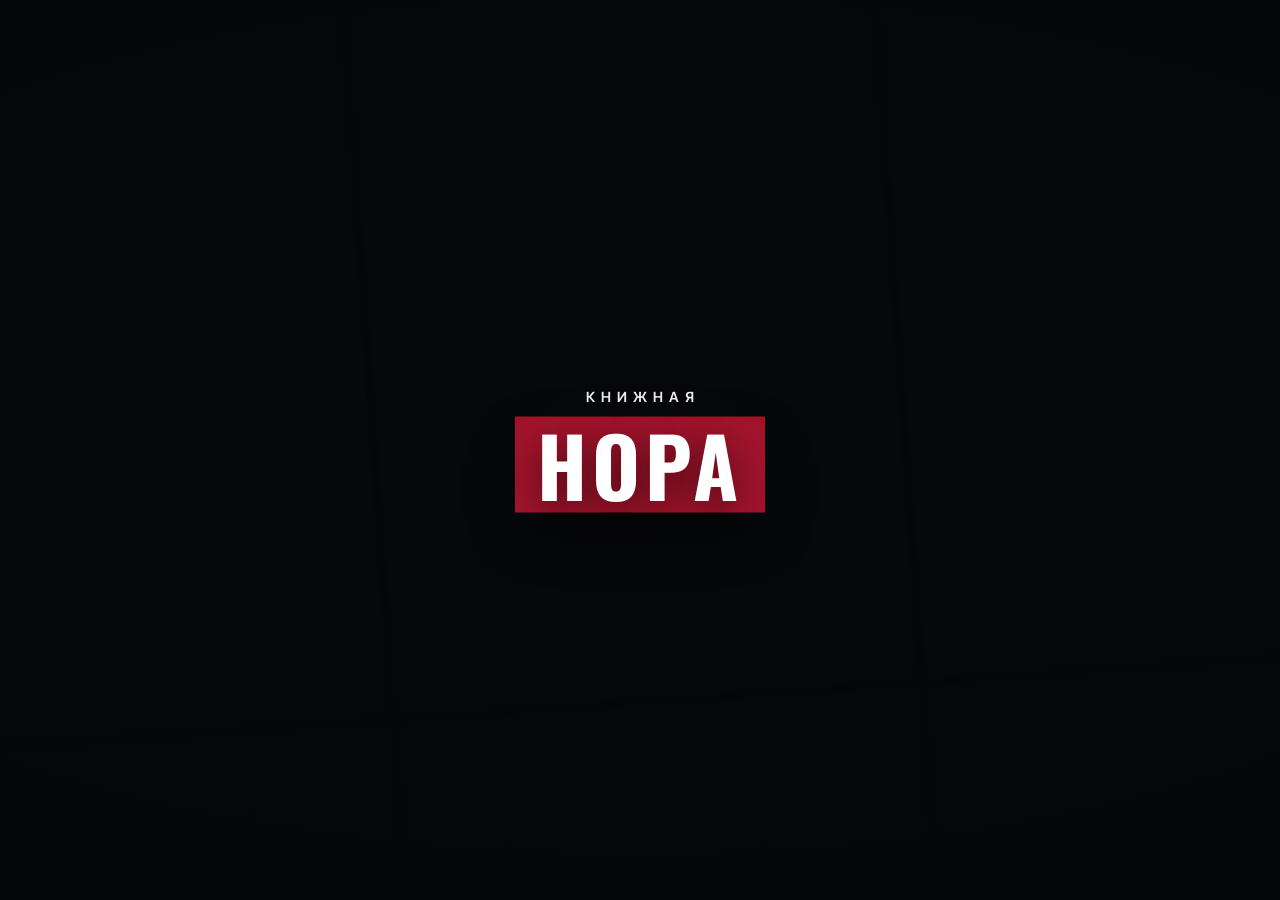
<file: index.html>
<!doctype html><html lang="ru"><head><meta charset="utf-8"><meta name="viewport" content="width=device-width,initial-scale=1,viewport-fit=cover">
<meta http-equiv="Cache-Control" content="no-cache, no-store, must-revalidate"><meta http-equiv="Pragma" content="no-cache"><meta http-equiv="Expires" content="0">
<link rel="manifest" href="manifest.webmanifest"><link rel="apple-touch-icon" href="icons/icon-180.png"><link rel="icon" href="icons/icon-192.png"><meta name="apple-mobile-web-app-capable" content="yes"><meta name="mobile-web-app-capable" content="yes"><meta name="apple-mobile-web-app-status-bar-style" content="black-translucent"><meta name="apple-mobile-web-app-title" content="Моя Нора"><meta name="theme-color" content="#05060A"><title>Моя Нора</title><style>html,body{background:#05060A;margin:0}</style></head><body>
<script>location.replace("app.html?v="+Date.now()+location.hash);</script>
</body></html>
</file>
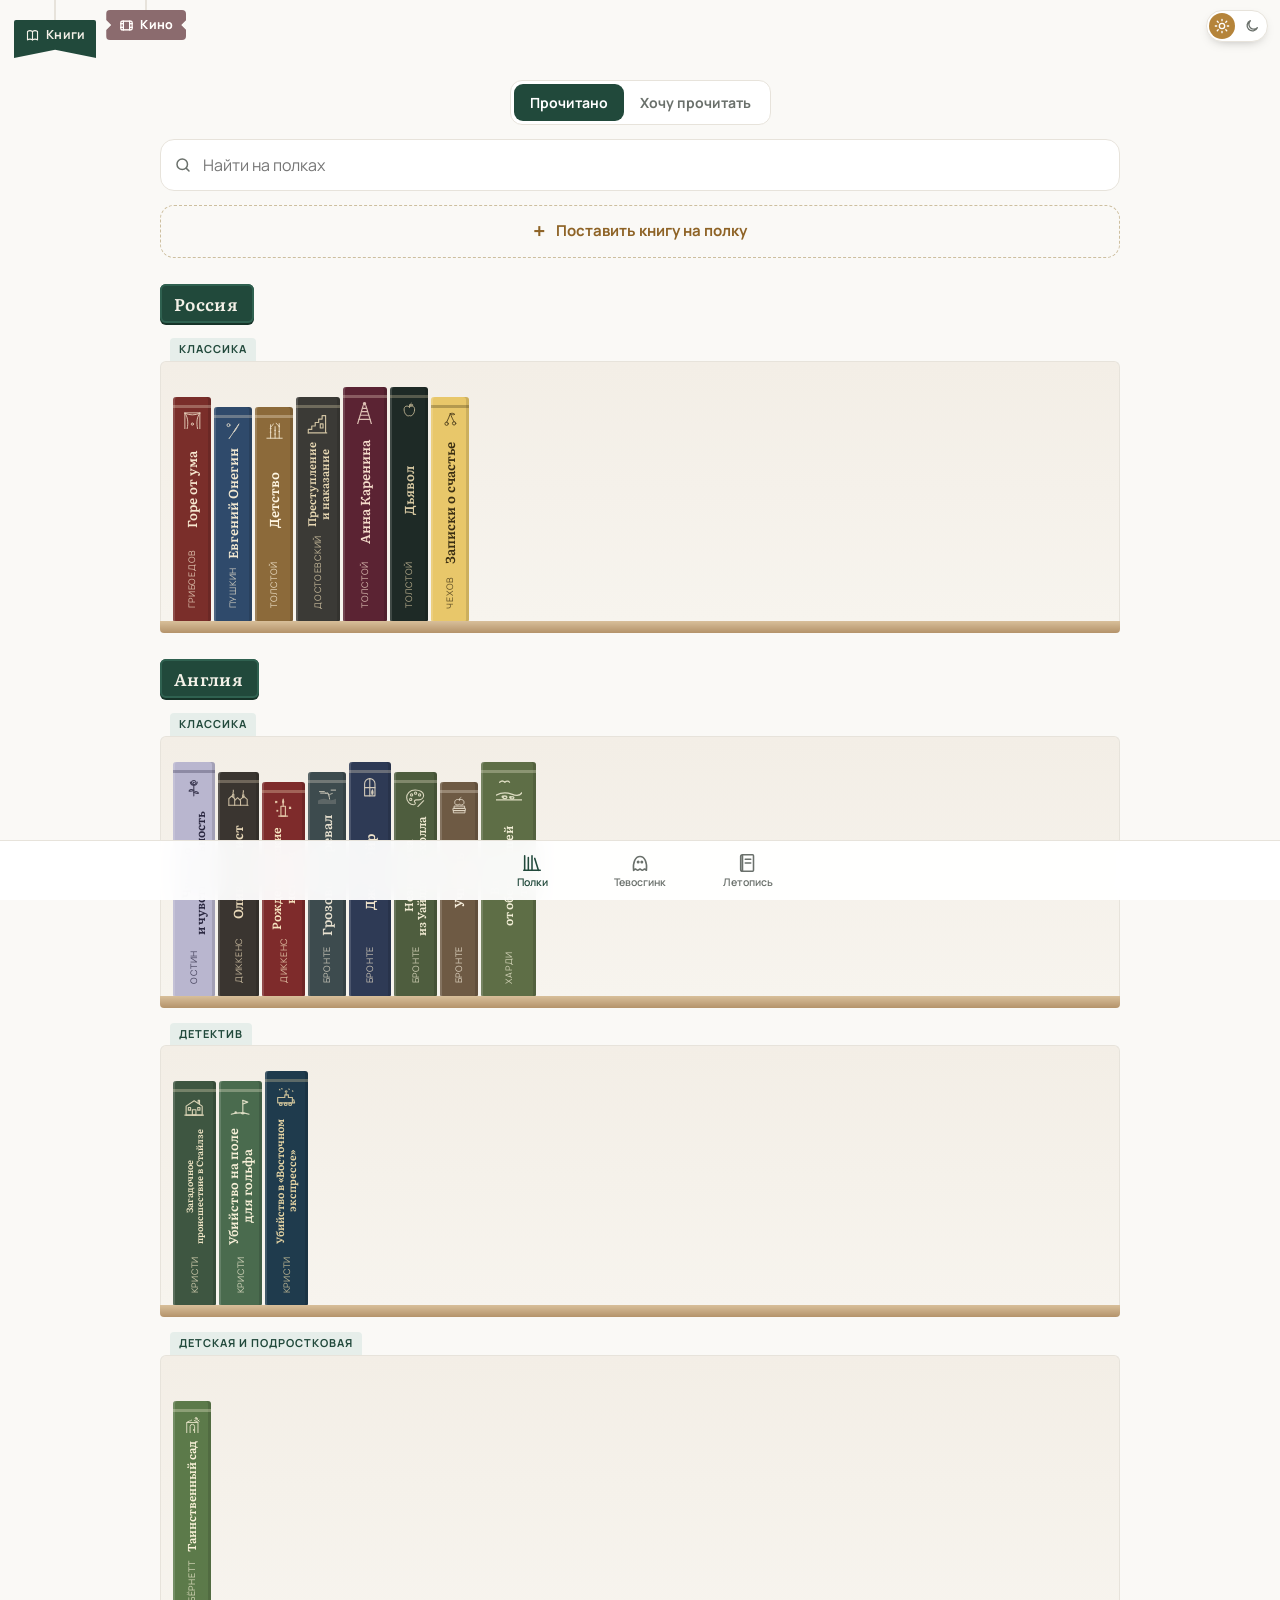
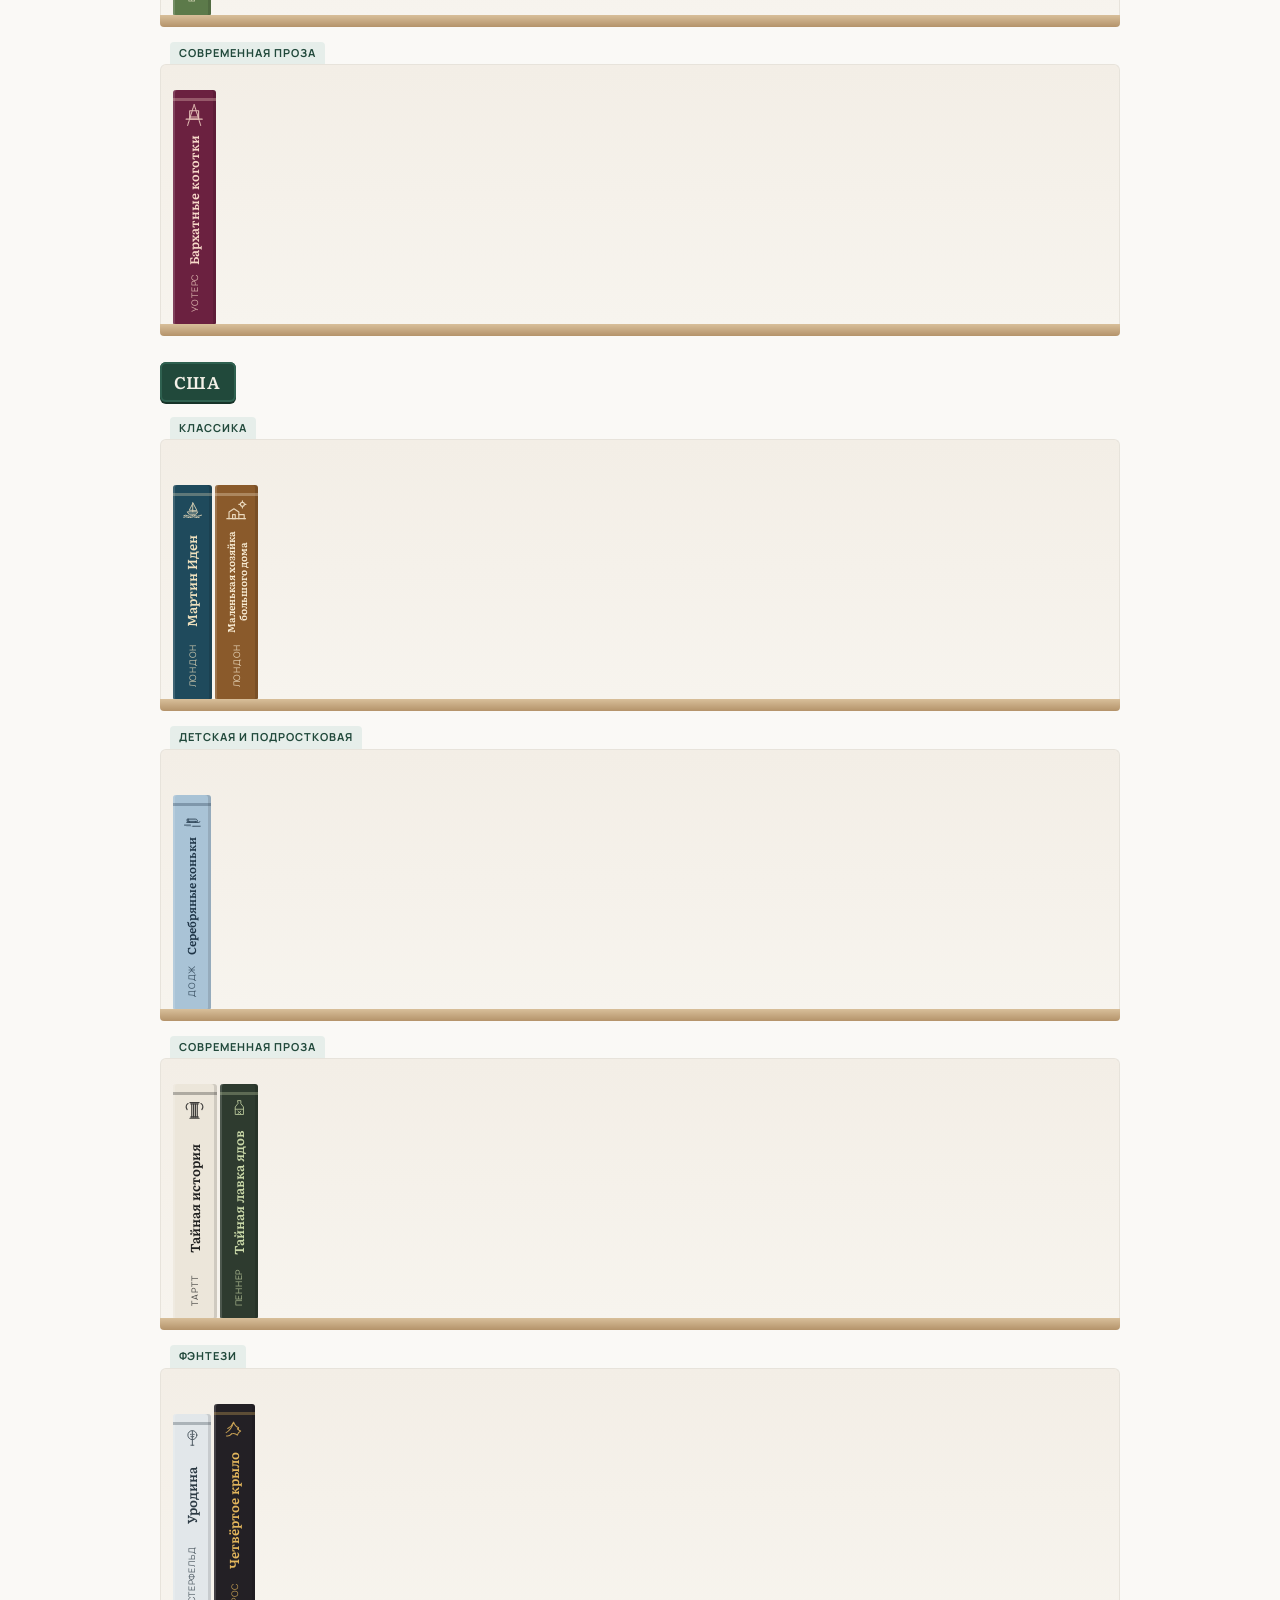
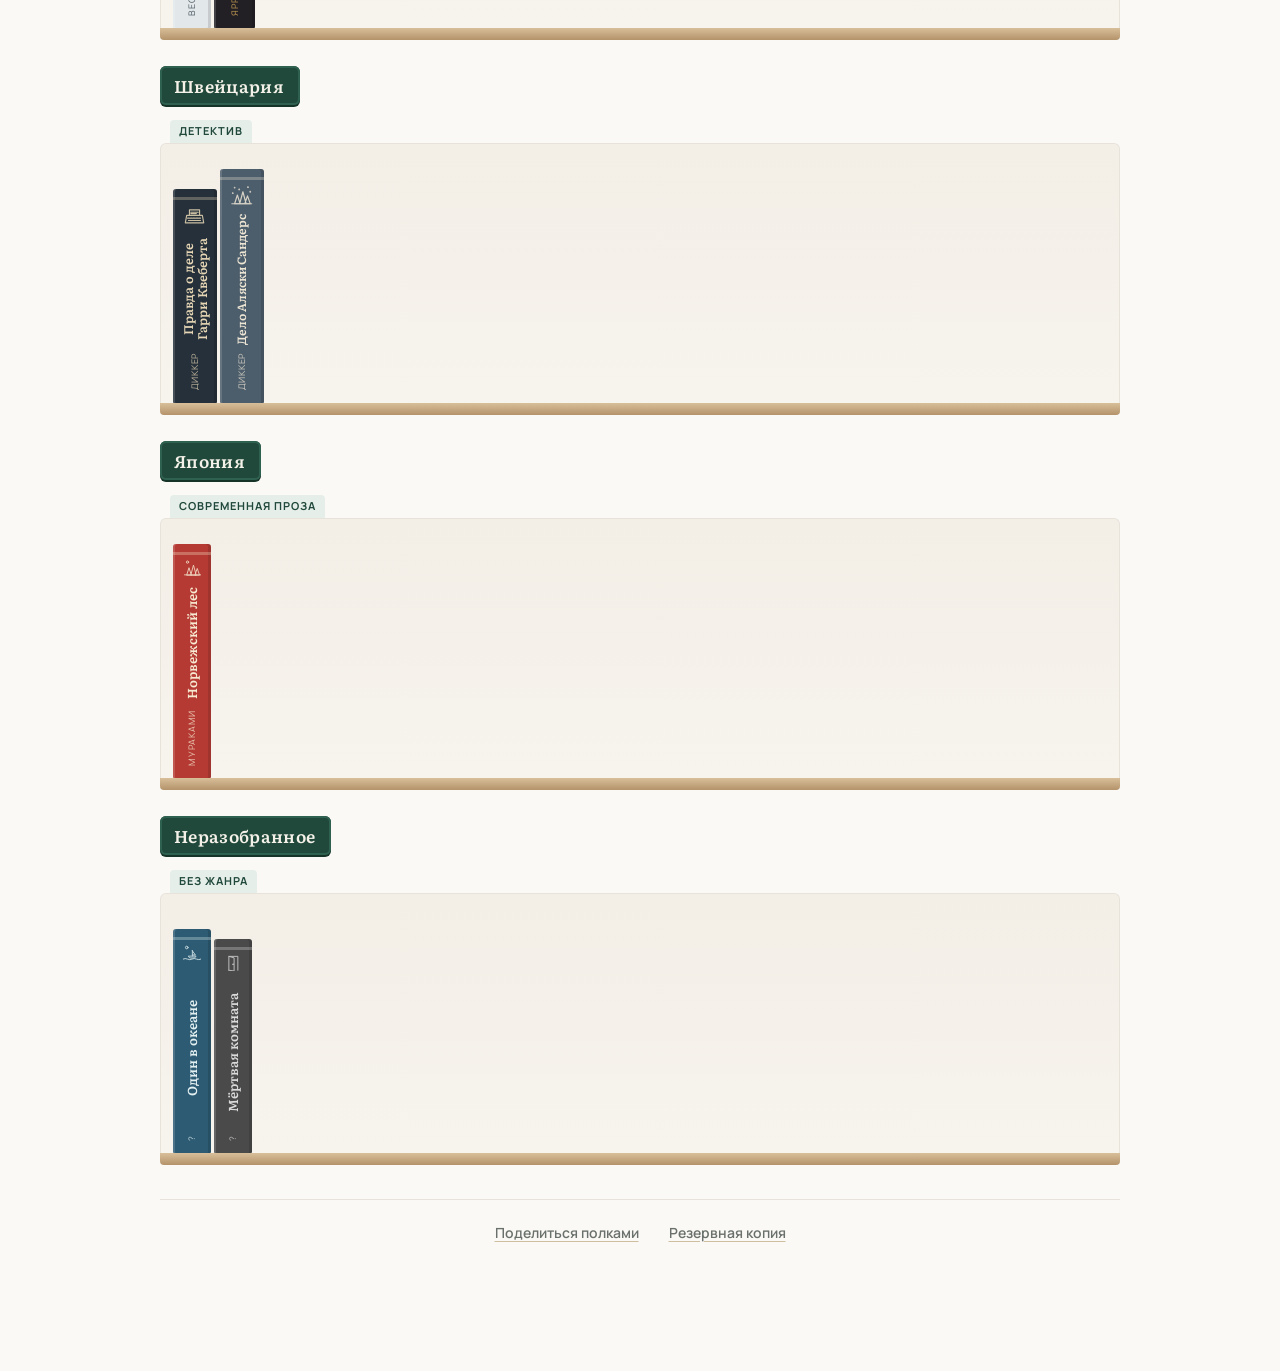
<file: old/index.html>
<!doctype html><html lang="ru"><head><meta charset="utf-8"><meta name="viewport" content="width=device-width,initial-scale=1,viewport-fit=cover">
<meta http-equiv="Cache-Control" content="no-cache, no-store, must-revalidate"><title>Нора — прежняя версия</title><style>html,body{background:#FAF9F6;margin:0}</style></head><body>
<!-- Прежний вид «Норы» до слияния с пятой версией. Данные общие с основной (то же хранилище). Удалить папку old, когда станет не нужна. -->
<script>location.replace("app.html?v="+Date.now()+location.hash);</script>
</body></html>
</file>
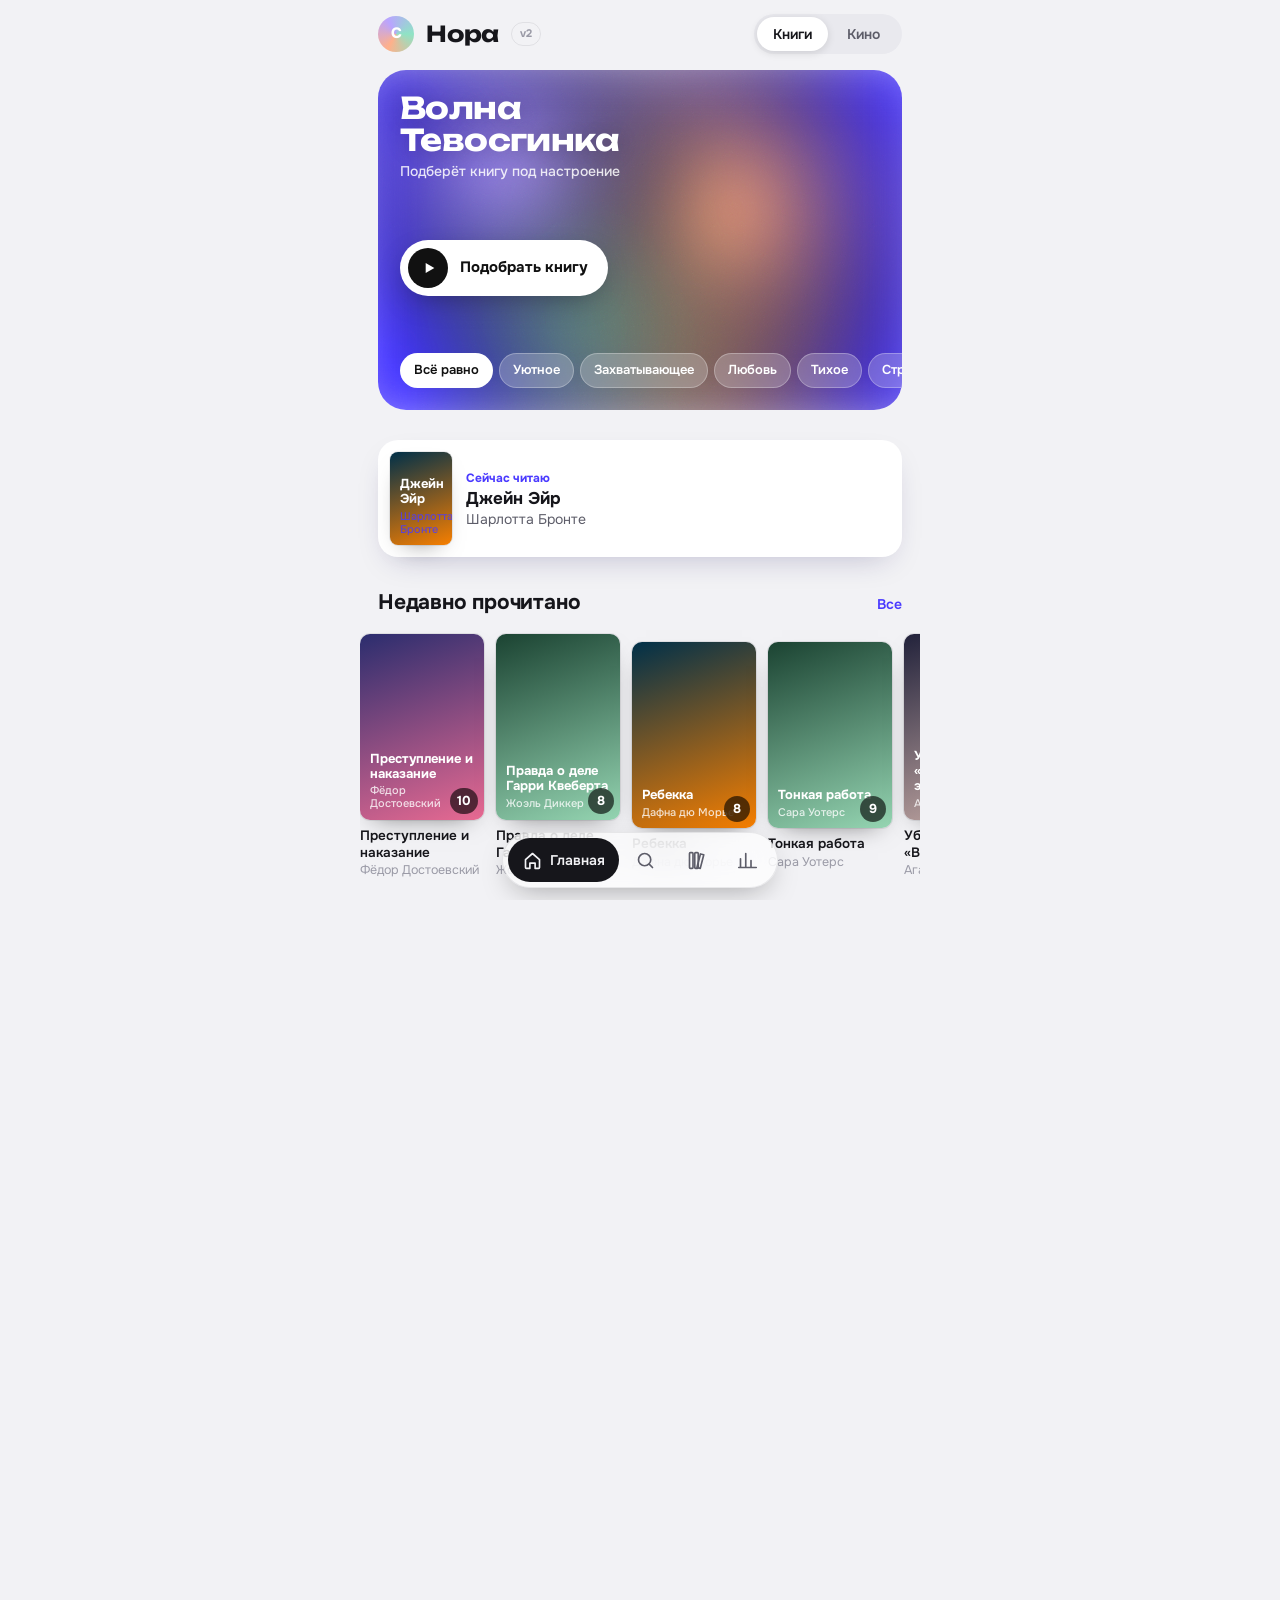
<file: v2/index.html>
<!doctype html>
<html lang="ru">
<head>
<meta charset="utf-8">
<meta name="viewport" content="width=device-width,initial-scale=1,viewport-fit=cover">
<title>Нора — вторая версия</title>
<script src="https://telegram.org/js/telegram-web-app.js"></script>
<!--
  ВТОРАЯ ВЕРСИЯ «НОРЫ» — пробный вид.
  Живёт только в папке v2/ и ничего не трогает в основном приложении.
  Не понравится — удалить папку v2 целиком.
-->
<link rel="preconnect" href="https://fonts.googleapis.com"><link rel="preconnect" href="https://fonts.gstatic.com" crossorigin>
<link href="https://fonts.googleapis.com/css2?family=Onest:wght@400;500;600;700;800&family=Unbounded:wght@500;700&display=swap" rel="stylesheet">
<style>
:root{
  --bg:#F2F2F5; --surf:#FFFFFF; --surf2:#E9E9EE; --ink:#16161B; --ink2:#5D5D69; --ink3:#9A9AA6; --line:rgba(22,22,27,.08);
  --acc:#4A3AFF; --acc-ink:#FFFFFF;
  --w1:#FFB08A; --w2:#B9A4FF; --w3:#8FE3C5; --w4:#4A3AFF;
  --glass:rgba(255,255,255,.72); --shadow:0 12px 32px -14px rgba(30,20,90,.28);
  --r-xl:28px; --r-l:20px; --r-m:14px;
}
body.films{
  --bg:#000000; --surf:#141417; --surf2:#1F1F24; --ink:#F5F5F7; --ink2:#A9A9B5; --ink3:#6C6C78; --line:rgba(255,255,255,.08);
  --acc:#FF3D63; --acc-ink:#FFFFFF;
  --w1:#FF3D63; --w2:#FFB23B; --w3:#6B3BFF; --w4:#1E1BFF;
  --glass:rgba(24,24,28,.72); --shadow:0 14px 36px -14px rgba(0,0,0,.8);
}
*{box-sizing:border-box}
html,body{margin:0;background:var(--bg);color:var(--ink);transition:background .5s,color .5s}
body{font-family:'Onest',system-ui,sans-serif;font-size:15px;line-height:1.45;-webkit-tap-highlight-color:transparent;-webkit-font-smoothing:antialiased}
button{font:inherit;color:inherit;cursor:pointer;border:none;background:none;padding:0}
button:focus-visible,input:focus-visible{outline:2px solid var(--acc);outline-offset:2px}
img{display:block}
.wrap{max-width:560px;margin:0 auto;padding:0 18px calc(110px + env(safe-area-inset-bottom,0px))}
.page{display:none}.page.on{display:block;animation:pg .35s ease}
@keyframes pg{from{opacity:0;transform:translateY(8px)}to{opacity:1;transform:none}}

/* верх */
.top{display:flex;align-items:center;gap:12px;padding:calc(14px + env(safe-area-inset-top,0px)) 0 12px}
.ava{width:36px;height:36px;border-radius:50%;background:conic-gradient(from 210deg,var(--w1),var(--w2),var(--w3),var(--w1));display:grid;place-items:center;font-weight:800;color:#fff;font-size:15px}
.top h1{font-family:'Unbounded',sans-serif;font-weight:700;font-size:22px;margin:0;letter-spacing:-.01em}
.top .sp{flex:1}
.seg{position:relative;display:inline-grid;grid-template-columns:1fr 1fr;background:var(--surf2);border-radius:999px;padding:3px}
.seg button{position:relative;z-index:1;padding:7px 16px;border-radius:999px;font-weight:600;font-size:14px;color:var(--ink2);transition:color .3s}
.seg button.on{color:var(--ink)}
.seg i{position:absolute;top:3px;bottom:3px;left:3px;width:calc(50% - 3px);border-radius:999px;background:var(--surf);box-shadow:0 2px 8px rgba(0,0,0,.12);transition:transform .45s cubic-bezier(.3,1.4,.5,1)}
body.films .seg i{transform:translateX(100%)}

/* волна */
.wave{position:relative;height:340px;border-radius:var(--r-xl);overflow:hidden;background:var(--surf);isolation:isolate;margin-top:4px}
.wave canvas{position:absolute;inset:0;width:100%;height:100%;filter:blur(28px) saturate(1.15);transform:scale(1.15)}
.wave::after{content:"";position:absolute;inset:0;background:url("data:image/svg+xml,%3Csvg xmlns='http://www.w3.org/2000/svg' width='160' height='160'%3E%3Cfilter id='n'%3E%3CfeTurbulence baseFrequency='.9' numOctaves='2'/%3E%3C/filter%3E%3Crect width='160' height='160' filter='url(%23n)' opacity='.09'/%3E%3C/svg%3E");mix-blend-mode:overlay;pointer-events:none}
.wave-in{position:relative;z-index:1;height:100%;display:flex;flex-direction:column;justify-content:space-between;padding:22px}
.wave h2{font-family:'Unbounded',sans-serif;font-size:30px;line-height:1.05;margin:0;color:#fff;letter-spacing:-.02em;text-shadow:0 2px 20px rgba(0,0,0,.18);max-width:11ch}
.wave .who{color:rgba(255,255,255,.85);font-weight:500;font-size:14px;margin-top:6px}
.play{display:flex;align-items:center;gap:12px;align-self:flex-start;background:#fff;color:#111;border-radius:999px;padding:8px 20px 8px 8px;font-weight:700;font-size:15px;box-shadow:0 10px 30px -10px rgba(0,0,0,.4);transition:transform .2s}
.play:active{transform:scale(.96)}
.play b{width:40px;height:40px;border-radius:50%;background:#111;display:grid;place-items:center}
.play b svg{width:16px;height:16px;fill:#fff;margin-left:2px}
.moods{display:flex;gap:6px;overflow-x:auto;scrollbar-width:none;margin:0 -22px;padding:0 22px}
.moods::-webkit-scrollbar{display:none}
.moods button{flex:none;padding:7px 13px;border-radius:999px;background:rgba(255,255,255,.22);color:#fff;font-weight:600;font-size:13px;backdrop-filter:blur(10px);-webkit-backdrop-filter:blur(10px);border:1px solid rgba(255,255,255,.28)}
.moods button.on{background:#fff;color:#111}

/* находка */
.pick{display:none;margin-top:12px;background:var(--surf);border-radius:var(--r-l);padding:14px;box-shadow:var(--shadow);gap:14px}
.pick.on{display:flex;animation:pop .5s cubic-bezier(.2,1.3,.4,1)}
@keyframes pop{from{opacity:0;transform:translateY(18px) scale(.97)}to{opacity:1;transform:none}}
.pick .cv{width:96px;flex:none}
.pick-t{min-width:0;display:flex;flex-direction:column}
.pick-t small{color:var(--ink3);font-weight:600;font-size:12px}
.pick-t h3{margin:2px 0 0;font-size:19px;line-height:1.15;font-weight:700}
.pick-t .a{color:var(--ink2);font-size:14px}
.pick-t p{margin:8px 0 0;font-size:13.5px;color:var(--ink2)}
.acts{display:flex;gap:6px;margin-top:auto;padding-top:10px;flex-wrap:wrap}
.chipb{padding:8px 12px;border-radius:999px;background:var(--surf2);font-weight:600;font-size:13px}
.chipb.pri{background:var(--acc);color:var(--acc-ink)}

/* секции */
.sec{margin-top:30px}
.sec-h{display:flex;align-items:baseline;justify-content:space-between;gap:10px;margin-bottom:12px}
.sec-h h3{margin:0;font-size:21px;font-weight:700;letter-spacing:-.01em}
.sec-h button{color:var(--acc);font-weight:600;font-size:14px}
.rail{display:flex;gap:12px;overflow-x:auto;scroll-snap-type:x mandatory;scrollbar-width:none;margin:0 -18px;padding:4px 18px 8px}
.rail::-webkit-scrollbar{display:none}
.tile{flex:none;width:124px;scroll-snap-align:start;text-align:left}
.tile .ti{margin-top:8px;font-weight:600;font-size:13.5px;line-height:1.25;display:-webkit-box;-webkit-line-clamp:2;-webkit-box-orient:vertical;overflow:hidden}
.tile .ta{font-size:12.5px;color:var(--ink3);white-space:nowrap;overflow:hidden;text-overflow:ellipsis}

/* обложки */
.cv{position:relative;aspect-ratio:2/3;border-radius:10px;overflow:hidden;background:var(--surf2);box-shadow:0 10px 24px -14px rgba(0,0,0,.55),0 0 0 1px var(--line)}
.cv img{position:absolute;inset:0;z-index:1;width:100%;height:100%;object-fit:cover;opacity:0;transition:opacity .4s}
.cv .rt{z-index:2}
.cv img.ok{opacity:1}
.cv .gen{position:absolute;inset:0;display:flex;flex-direction:column;justify-content:flex-end;padding:10px;color:#fff;font-weight:700;font-size:13px;line-height:1.15}
.cv .gen small{font-weight:500;opacity:.8;font-size:11px;margin-top:3px}
.cv .rt{position:absolute;right:6px;bottom:6px;min-width:26px;height:26px;padding:0 7px;border-radius:13px;background:rgba(0,0,0,.62);backdrop-filter:blur(8px);-webkit-backdrop-filter:blur(8px);color:#fff;font-weight:700;font-size:13px;display:grid;place-items:center}

/* сейчас */
.now{display:flex;gap:14px;align-items:center;background:var(--surf);border-radius:var(--r-l);padding:12px;width:100%;text-align:left;box-shadow:var(--shadow)}
.now .cv{width:62px;flex:none;border-radius:8px}
.now small{color:var(--acc);font-weight:700;font-size:12px}
.now b{display:block;font-size:17px;line-height:1.2}
.now span{color:var(--ink2);font-size:14px}

/* бенто итогов */
.bento{display:grid;grid-template-columns:1fr 1fr;gap:10px}
.bx{background:var(--surf);border-radius:var(--r-l);padding:16px;min-height:120px;position:relative;overflow:hidden;display:flex;flex-direction:column;justify-content:space-between}
.bx.big{grid-row:span 2;background:var(--acc);color:var(--acc-ink)}
.bx.wide{grid-column:span 2;min-height:0}
.bx .n{font-family:'Unbounded',sans-serif;font-weight:700;font-size:44px;line-height:1;letter-spacing:-.03em}
.bx.big .n{font-size:84px}
.bx .l{font-size:13.5px;font-weight:600;opacity:.75}
.bx .vv{font-size:18px;font-weight:700;line-height:1.2}
.bars{display:grid;gap:7px;margin-top:10px}
.bar{display:grid;grid-template-columns:92px 1fr 22px;align-items:center;gap:8px;font-size:13px}
.bar i{display:block;height:8px;border-radius:4px;background:var(--acc)}
.bar span:last-child{text-align:right;color:var(--ink3)}
.covers-fan{display:flex;margin-top:10px}
.covers-fan .cv{width:44px;margin-right:-14px;border:2px solid var(--surf)}

/* коллекция */
.filters{display:flex;gap:8px;margin:6px 0 14px;overflow-x:auto;scrollbar-width:none}
.filters button{flex:none;padding:8px 14px;border-radius:999px;background:var(--surf);font-weight:600;font-size:14px;color:var(--ink2);box-shadow:0 0 0 1px var(--line) inset}
.filters button.on{background:var(--ink);color:var(--bg)}
.grid{display:grid;grid-template-columns:repeat(3,1fr);gap:16px 12px}
.grid .tile{width:auto}
.h-big{font-family:'Unbounded',sans-serif;font-size:30px;font-weight:700;letter-spacing:-.02em;margin:8px 0 4px}
.lead{color:var(--ink2);margin:0 0 14px}

/* поиск */
.sbox{display:flex;align-items:center;gap:10px;background:var(--surf);border-radius:var(--r-m);padding:0 14px;height:50px;box-shadow:0 0 0 1px var(--line) inset}
.sbox svg{width:20px;height:20px;stroke:var(--ink3);fill:none;stroke-width:2;flex:none}
.sbox input{flex:1;min-width:0;border:none;background:none;font:inherit;font-size:16px;color:var(--ink);outline:none}
.res{margin-top:12px;display:grid;gap:6px}
.ri{display:flex;gap:12px;align-items:center;padding:8px;border-radius:var(--r-m);width:100%;text-align:left}
.ri:active{background:var(--surf2)}
.ri .cv{width:46px;flex:none;border-radius:6px}
.ri b{display:block;font-weight:600;line-height:1.25}
.ri span{font-size:13px;color:var(--ink3)}
.ri .add{margin-left:auto;flex:none;width:34px;height:34px;border-radius:50%;background:var(--surf2);display:grid;place-items:center;font-size:20px;font-weight:500;color:var(--acc)}
.hint{color:var(--ink3);font-size:14px;margin-top:14px}

/* таббар */
.tabbar{position:fixed;left:50%;bottom:calc(12px + env(safe-area-inset-bottom,0px));transform:translateX(-50%);z-index:30;display:flex;gap:2px;padding:6px;border-radius:999px;background:var(--glass);backdrop-filter:blur(20px) saturate(1.6);-webkit-backdrop-filter:blur(20px) saturate(1.6);box-shadow:0 10px 30px -10px rgba(0,0,0,.35),0 0 0 1px var(--line) inset}
.tabbar button{display:flex;align-items:center;gap:7px;height:44px;padding:0 14px;border-radius:999px;color:var(--ink2);font-weight:600;font-size:14px;transition:background .3s,color .3s}
.tabbar svg{width:21px;height:21px;fill:none;stroke:currentColor;stroke-width:1.9;stroke-linecap:round;stroke-linejoin:round;flex:none}
.tabbar button span{display:none}
.tabbar button.on{background:var(--ink);color:var(--bg)}
.tabbar button.on span{display:inline}

/* карточка */
.det{position:fixed;inset:0;z-index:50;overflow-y:auto;background:var(--bg);transform:translateY(100%);transition:transform .5s cubic-bezier(.2,.9,.2,1);overscroll-behavior:contain}
.det.on{transform:none}
.det-bg{position:absolute;inset:0 0 auto 0;height:440px;overflow:hidden}
.det-bg img{width:100%;height:100%;object-fit:cover;filter:blur(40px) saturate(1.4);transform:scale(1.4);opacity:.75}
.det-bg::after{content:"";position:absolute;inset:0;background:linear-gradient(transparent 35%,var(--bg))}
.det-in{position:relative;padding:calc(14px + env(safe-area-inset-top,0px)) 22px 60px;max-width:560px;margin:0 auto}
.x{width:38px;height:38px;border-radius:50%;background:var(--glass);backdrop-filter:blur(12px);-webkit-backdrop-filter:blur(12px);display:grid;place-items:center}
.x svg{width:18px;height:18px;stroke:var(--ink);stroke-width:2.2;fill:none}
.det .cv{width:190px;margin:18px auto 0;border-radius:14px;box-shadow:0 30px 60px -20px rgba(0,0,0,.6)}
.det h2{text-align:center;margin:22px 0 0;font-size:26px;line-height:1.15;font-weight:800;letter-spacing:-.02em}
.det .da{text-align:center;color:var(--ink2);margin-top:4px}
.rate{display:flex;gap:6px;overflow-x:auto;scrollbar-width:none;margin:22px -22px 0;padding:0 22px}
.rate::-webkit-scrollbar{display:none}
.rate button{flex:none;width:44px;height:44px;border-radius:50%;background:var(--surf);font-weight:700;box-shadow:0 0 0 1px var(--line) inset;transition:transform .2s}
.rate button.on{background:var(--acc);color:var(--acc-ink);transform:scale(1.08)}
.det .lbl{font-size:13px;font-weight:600;color:var(--ink3);margin-top:22px;text-align:center}
.det-acts{display:grid;gap:8px;margin-top:22px}
.bigb{height:54px;border-radius:16px;font-weight:700;font-size:16px;background:var(--surf);box-shadow:0 0 0 1px var(--line) inset}
.bigb.pri{background:var(--acc);color:var(--acc-ink);box-shadow:none}
.toast{position:fixed;left:50%;top:calc(14px + env(safe-area-inset-top,0px));transform:translate(-50%,-80px);z-index:60;background:var(--ink);color:var(--bg);padding:11px 18px;border-radius:999px;font-weight:600;font-size:14px;transition:transform .4s cubic-bezier(.2,1.3,.4,1);white-space:nowrap;max-width:92vw;overflow:hidden;text-overflow:ellipsis}
.toast.on{transform:translate(-50%,0)}
.v2{font-size:11px;font-weight:700;color:var(--ink3);border:1px solid var(--line);border-radius:999px;padding:3px 8px}
@media (prefers-reduced-motion:reduce){*{animation:none!important;transition:none!important}}
</style>
</head>
<body>
<div class="wrap">
  <header class="top">
    <div class="ava" id="ava">С</div><h1>Нора</h1><span class="v2">v2</span><span class="sp"></span>
    <div class="seg" role="tablist" aria-label="Раздел"><i></i><button data-realm="books" class="on">Книги</button><button data-realm="films">Кино</button></div>
  </header>

  <!-- Главная -->
  <section class="page on" id="p-home">
    <div class="wave" id="wave"><canvas id="cv"></canvas>
      <div class="wave-in">
        <div><h2 id="wTitle">Волна Тевосгинка</h2><div class="who" id="wSub">Подберёт книгу под настроение</div></div>
        <div><button class="play" id="play"><b><svg viewBox="0 0 24 24"><path d="M7 4.5v15l13-7.5z"/></svg></b><span id="playT">Подобрать книгу</span></button></div>
        <div class="moods" id="moods"></div>
      </div>
    </div>
    <div class="pick" id="pick"></div>
    <div class="sec" id="nowSec"></div>
    <div class="sec"><div class="sec-h"><h3 id="hRecent">Недавно прочитано</h3><button data-go="col">Все</button></div><div class="rail" id="railRecent"></div></div>
    <div class="sec"><div class="sec-h"><h3 id="hWant">Хочу прочитать</h3><button data-go="col" data-f="want">Все</button></div><div class="rail" id="railWant"></div></div>
    <div class="sec"><div class="sec-h"><h3>Итоги года</h3><button data-go="sum">Подробнее</button></div><div class="bento" id="bentoMini"></div></div>
  </section>

  <!-- Поиск -->
  <section class="page" id="p-search">
    <h2 class="h-big">Поиск</h2>
    <label class="sbox"><svg viewBox="0 0 24 24"><circle cx="11" cy="11" r="7"/><path d="M20 20l-3.5-3.5"/></svg><input id="q" placeholder="Название или автор" autocomplete="off"></label>
    <div class="res" id="res"></div>
  </section>

  <!-- Коллекция -->
  <section class="page" id="p-col">
    <h2 class="h-big" id="colH">Коллекция</h2>
    <div class="filters" id="filters"></div>
    <div class="grid" id="grid"></div>
  </section>

  <!-- Итоги -->
  <section class="page" id="p-sum">
    <h2 class="h-big">Итоги</h2>
    <p class="lead" id="sumLead"></p>
    <div class="bento" id="bento"></div>
  </section>
</div>

<nav class="tabbar" id="tabbar">
  <button data-go="home" class="on"><svg viewBox="0 0 24 24"><path d="M4 11l8-7 8 7v9a1 1 0 0 1-1 1h-4v-6H9v6H5a1 1 0 0 1-1-1z"/></svg><span>Главная</span></button>
  <button data-go="search"><svg viewBox="0 0 24 24"><circle cx="11" cy="11" r="7"/><path d="M20 20l-3.5-3.5"/></svg><span>Поиск</span></button>
  <button data-go="col"><svg viewBox="0 0 24 24"><rect x="4" y="3" width="4" height="18" rx="1"/><rect x="10" y="3" width="4" height="18" rx="1"/><path d="M16.5 4.5l3.8 1 -4 15.5-3.8-1z"/></svg><span>Коллекция</span></button>
  <button data-go="sum"><svg viewBox="0 0 24 24"><path d="M4 20V10M10 20V4M16 20v-8M22 20H2"/></svg><span>Итоги</span></button>
</nav>

<div class="det" id="det" role="dialog" aria-modal="true"></div>
<div class="toast" id="toast"></div>

<script>
const TG=window.Telegram&&Telegram.WebApp&&Telegram.WebApp.initData?Telegram.WebApp:null;
const $=s=>document.querySelector(s);
const esc=s=>String(s??"").replace(/[&<>"]/g,c=>({"&":"&amp;","<":"&lt;",">":"&gt;",'"':"&quot;"}[c]));
const haptic=t=>{try{TG&&TG.HapticFeedback.impactOccurred(t||"light")}catch(e){}};
const toast=t=>{const el=$("#toast");el.textContent=t;el.classList.add("on");clearTimeout(toast.t);toast.t=setTimeout(()=>el.classList.remove("on"),1900)};
const plural=(n,a,b,c)=>{const m=n%10,h=n%100;return m===1&&h!==11?a:m>=2&&m<=4&&(h<12||h>14)?b:c};
const hsh=s=>{let h=0;for(const ch of String(s))h=(h*31+ch.charCodeAt(0))>>>0;return h};
const norm=s=>String(s||"").toLowerCase().replace(/ё/g,"е").replace(/[^a-zа-я0-9]/g,"");
if(TG){try{TG.ready();TG.expand();const u=TG.initDataUnsafe&&TG.initDataUnsafe.user;if(u&&u.first_name)$("#ava").textContent=u.first_name[0]}catch(e){}}

// ---------- пример данных ----------
const FL=id=>"https://fantlab.ru/images/editions/big/"+id, WP=p=>"https://upload.wikimedia.org/wikipedia/en/"+p;
const SAMPLE={
 books:{
  read:[
   {t:"Преступление и наказание",a:"Фёдор Достоевский",y:1866,c:"Россия",g:"Классика",r:10,d:"2026-09",img:FL(66847)},
   {t:"Правда о деле Гарри Квеберта",a:"Жоэль Диккер",y:2012,c:"Швейцария",g:"Детектив",r:8,d:"2026-08",img:FL(210352)},
   {t:"Ребекка",a:"Дафна дю Морье",y:1938,c:"Англия",g:"Классика",r:8,d:"2026-06",img:FL(40302)},
   {t:"Тонкая работа",a:"Сара Уотерс",y:2002,c:"Англия",g:"Современная проза",r:9,d:"2026-04",img:FL(40076)},
   {t:"Убийство в «Восточном экспрессе»",a:"Агата Кристи",y:1933,c:"Англия",g:"Детектив",r:8,d:"2026-03",img:FL(390280)},
   {t:"Норвежский лес",a:"Харуки Мураками",y:1987,c:"Япония",g:"Современная проза",r:7,d:"2026-02",img:FL(6684)},
   {t:"Грозовой перевал",a:"Эмили Бронте",y:1847,c:"Англия",g:"Классика",r:9,d:"2026-01",img:FL(136191)},
   {t:"Анна Каренина",a:"Лев Толстой",y:1877,c:"Россия",g:"Классика",r:10,d:"2025-11",img:FL(266824)}],
  want:[
   {t:"Тайная история",a:"Донна Тартт",y:1992,img:FL(136461)},{t:"Сто лет одиночества",a:"Габриэль Гарсиа Маркес",y:1967,img:FL(286489)},
   {t:"Маленькая жизнь",a:"Ханья Янагихара",y:2015,img:FL(188925)},{t:"Мастер и Маргарита",a:"Михаил Булгаков",y:1967,img:FL(31603)}],
  now:{t:"Джейн Эйр",a:"Шарлотта Бронте",y:1847,img:FL(446413)}
 },
 films:{
  read:[
   {t:"Идеальные дни",a:"Вим Вендерс",y:2023,c:"Япония",g:"Драма",r:9,d:"2026-09",img:WP("c/c9/Perfect_Days_poster.jpg")},
   {t:"Анатомия падения",a:"Жюстин Трие",y:2023,c:"Франция",g:"Драма",r:8,d:"2026-07",img:WP("8/88/Anatomy_of_a_Fall_%282023%29_film_poster.jpg")},
   {t:"Паразиты",a:"Пон Чжун Хо",y:2019,c:"Южная Корея",g:"Триллер",r:9,d:"2026-05",img:WP("5/53/Parasite_%282019_film%29.png")},
   {t:"Сталкер",a:"Андрей Тарковский",y:1979,c:"СССР",g:"Фантастика",r:9,d:"2026-02",img:WP("d/d4/Stalker_poster.jpg")},
   {t:"Унесённые призраками",a:"Хаяо Миядзаки",y:2001,c:"Япония",g:"Мультфильм",r:10,d:"2025-12",img:WP("d/db/Spirited_Away_Japanese_poster.png")}],
  want:[
   {t:"Солнце моё",a:"Шарлотта Уэллс",y:2022,img:WP("1/11/Aftersun.jpg")},{t:"Прошлые жизни",a:"Селин Сон",y:2023,img:WP("d/da/Past_Lives_film_poster.png")},
   {t:"Сядь за руль моей машины",a:"Рюсукэ Хамагути",y:2021,img:WP("3/3d/Drive_My_Car_movie_poster.jpeg")}],
  now:null
 }
};
const POOL={
 books:[
  {t:"Бархатные коготки",a:"Сара Уотерс",y:1998,img:FL(40077),m:["уютное","любовь"],w:"Ещё Уотерс — викторианский Лондон и смелая героиня."},
  {t:"Дом, в котором…",a:"Мариам Петросян",y:2009,img:FL(40654),m:["надолго","странное"],w:"Чтобы пропасть в другом мире на месяц."},
  {t:"Лавр",a:"Евгений Водолазкин",y:2012,img:FL(189346),m:["надолго","тихое"],w:"Тихая большая книга о любви и вине."},
  {t:"Кафка на пляже",a:"Харуки Мураками",y:2002,img:FL(6643),m:["странное"],w:"Мураками постраннее «Норвежского леса»."},
  {t:"Ночь нежна",a:"Фрэнсис Скотт Фицджеральд",y:1934,img:FL(62109),m:["любовь","тихое"],w:"Красиво и грустно, как вечер на Ривьере."},
  {t:"Исчезновение Стефани Мейлер",a:"Жоэль Диккер",y:2018,img:FL(263603),m:["захватывающее"],w:"Новая загадка от автора «Гарри Квеберта»."},
  {t:"Вторая жизнь Уве",a:"Фредрик Бакман",y:2012,img:FL(215039),m:["уютное"],w:"Смешно и тепло — на пару вечеров."}],
 films:[
  {t:"Ходячий замок",a:"Хаяо Миядзаки",y:2004,img:WP("a/a0/Howls-moving-castleposter.jpg"),m:["уютное"],w:"Ещё один вечер у Миядзаки."},
  {t:"Воспоминания об убийстве",a:"Пон Чжун Хо",y:2003,img:WP("0/01/Salinui-chueok-south-korean-movie-poster-md.jpg"),m:["захватывающее"],w:"Ранний Пон Чжун Хо — мрачно и смешно."},
  {t:"Солярис",a:"Андрей Тарковский",y:1972,img:WP("5/54/Solyaris_ussr_poster.jpg"),m:["тихое","странное"],w:"После «Сталкера» — следующий шаг."},
  {t:"Аритмия",a:"Борис Хлебников",y:2017,img:WP("2/29/Arrhythmia_%28film%29.jpg"),m:["тихое"],w:"Честное русское кино без пафоса."},
  {t:"Портрет девушки в огне",a:"Селин Сьямма",y:2019,img:WP("c/cb/Portrait_of_a_Lady_on_Fire.jpg"),m:["любовь"],w:"Медленно, красиво, надолго в памяти."},
  {t:"Любовное настроение",a:"Вонг Карвай",y:2000,img:WP("4/45/In_the_Mood_for_Love_movie.jpg"),m:["любовь","тихое"],w:"Самый красивый фильм о несказанном."},
  {t:"Опавшие листья",a:"Аки Каурисмяки",y:2023,img:WP("d/d2/Kuolleet_lehdet_Poster.jpg"),m:["уютное","тихое"],w:"Не выходил в широкий прокат в России — смешная грустная сказка."}]
};
const MOODS=["всё равно","уютное","захватывающее","любовь","тихое","странное","надолго"];
let D;try{D=JSON.parse(localStorage.getItem("nora2b"))}catch(e){}
if(!D||!D.books)D=JSON.parse(JSON.stringify(SAMPLE));
const save=()=>{try{localStorage.setItem("nora2b",JSON.stringify(D))}catch(e){}};
let realm="books",mood=0,colF="read";
const R=()=>D[realm],isF=()=>realm==="films";
const W={books:{read:"прочитано",want:"Хочу прочитать",recent:"Недавно прочитано",wave:"Подберёт книгу под настроение",play:"Подобрать книгу",have:"Уже читала",unit:["книга","книги","книг"]},
         films:{read:"посмотрено",want:"Хочу посмотреть",recent:"Недавно посмотрено",wave:"Подберёт фильм под настроение",play:"Подобрать фильм",have:"Уже смотрела",unit:["фильм","фильма","фильмов"]}};

// ---------- обложки ----------
const GRADS=[["#2B2D6E","#E86A92"],["#0F4C5C","#E3B04B"],["#3A0CA3","#4CC9F0"],["#1B4332","#95D5B2"],["#6A040F","#FFBA08"],["#22223B","#C9ADA7"],["#003049","#F77F00"]];
function cover(x,opt={}){const [a,b]=GRADS[hsh(x.t)%GRADS.length];
  return `<div class="cv"${opt.st?` style="${opt.st}"`:""}><div class="gen" style="background:linear-gradient(160deg,${a},${b})">${esc(x.t)}<small>${esc(x.a||"")}</small></div>${x.img?`<img src="${esc(x.img)}" alt="" loading="lazy" referrerpolicy="no-referrer" onload="this.classList.add('ok')" onerror="this.remove()">`:""}${opt.r&&x.r!=null?`<span class="rt">${x.r}</span>`:""}</div>`}
const tile=(x,k,i)=>`<button class="tile" data-open="${k}:${i}">${cover(x,{r:k==="read"})}<div class="ti">${esc(x.t)}</div><div class="ta">${esc(x.a||"")}</div></button>`;

// ---------- волна ----------
const cv=$("#cv"),ctx=cv.getContext("2d");let speed=1,tt=0;
function cols(){const s=getComputedStyle(document.body);return ["--w1","--w2","--w3","--w4"].map(k=>s.getPropertyValue(k).trim())}
let C=cols();
function frame(){const w=cv.width=cv.clientWidth/2,h=cv.height=cv.clientHeight/2;tt+=.004*speed;
  ctx.fillStyle=C[3];ctx.fillRect(0,0,w,h);
  for(let i=0;i<5;i++){const a=tt*(1+i*.3)+i*1.7,x=w*(.5+.38*Math.sin(a*1.1+i)),y=h*(.45+.38*Math.cos(a*.9+i*2)),r=Math.max(w,h)*(.38+.12*Math.sin(a*1.7+mood));
    const g=ctx.createRadialGradient(x,y,0,x,y,r);g.addColorStop(0,C[(i+mood)%3]);g.addColorStop(1,"transparent");ctx.fillStyle=g;ctx.beginPath();ctx.arc(x,y,r,0,7);ctx.fill()}
  speed+= (1-speed)*.03;if(!matchMedia("(prefers-reduced-motion: reduce)").matches)requestAnimationFrame(frame)}
requestAnimationFrame(frame);

function drawMoods(){$("#moods").innerHTML=MOODS.map((m,i)=>`<button data-mood="${i}" class="${i===mood?"on":""}">${m[0].toUpperCase()+m.slice(1)}</button>`).join("")}
function pickOne(){const have=new Set([...R().read,...R().want,R().now||{}].map(x=>norm(x.t)));const m=MOODS[mood];
  let p=POOL[realm].filter(x=>!have.has(norm(x.t))&&(mood===0||x.m.includes(m)));if(!p.length)p=POOL[realm].filter(x=>!have.has(norm(x.t)));
  return p.length?p[Math.floor(Math.random()*p.length)]:null}
let cur=null;
function showPick(){speed=9;haptic("medium");const el=$("#pick");el.classList.remove("on");
  setTimeout(()=>{cur=pickOne();if(!cur){el.innerHTML=`<div class="pick-t"><h3>Всё уже найдено</h3><p>Тевосгинк перебрал весь запас для этого настроения.</p></div>`;el.classList.add("on");return}
    el.innerHTML=`${cover(cur)}<div class="pick-t"><small>${isF()?"Фильм":"Книга"} · ${cur.y}</small><h3>${esc(cur.t)}</h3><div class="a">${esc(cur.a)}</div><p>${esc(cur.w)}</p>
      <div class="acts"><button class="chipb pri" data-pk="want">${isF()?"Хочу посмотреть":"Хочу прочитать"}</button><button class="chipb" data-pk="next">Другое</button><button class="chipb" data-pk="have">${W[realm].have}</button></div></div>`;
    el.classList.add("on")},420)}

// ---------- отрисовка ----------
function render(){const r=R(),w=W[realm];
  $("#wSub").textContent=w.wave;$("#playT").textContent=w.play;$("#wTitle").textContent=isF()?"Волна Тевосоника":"Волна Тевосгинка";
  $("#hRecent").textContent=w.recent;$("#hWant").textContent=w.want;
  $("#nowSec").innerHTML=r.now?`<button class="now" data-open="now:0">${cover(r.now)}<div><small>Сейчас читаю</small><b>${esc(r.now.t)}</b><span>${esc(r.now.a)}</span></div></button>`:"";
  $("#nowSec").style.display=r.now?"":"none";
  $("#railRecent").innerHTML=r.read.map((x,i)=>tile(x,"read",i)).join("");
  $("#railWant").innerHTML=r.want.length?r.want.map((x,i)=>tile(x,"want",i)).join(""):`<p class="hint">Пусто — нажми на волну.</p>`;
  $("#bentoMini").innerHTML=bento(true);$("#bento").innerHTML=bento(false);
  $("#sumLead").textContent=`${r.read.length} ${plural(r.read.length,...w.unit)} ${w.read} — вот как это выглядит.`;
  drawCol();drawMoods()}
function bento(mini){const r=R(),y=new Date().getFullYear(),thisY=r.read.filter(x=>String(x.d).startsWith(y)),u=W[realm].unit;
  const by=k=>{const m={};r.read.forEach(x=>{m[x[k]]=(m[x[k]]||0)+1});return Object.entries(m).sort((a,b)=>b[1]-a[1])};
  const top=r.read.slice().sort((a,b)=>(b.r||0)-(a.r||0))[0],avg=(r.read.reduce((s,x)=>s+(x.r||0),0)/Math.max(1,r.read.length)).toFixed(1).replace(".",",");
  const cs=by("c"),gs=by("g"),mx=Math.max(1,...gs.map(x=>x[1]));
  let h=`<div class="bx big"><div class="l">${y}</div><div><div class="n">${thisY.length}</div><div class="vv">${plural(thisY.length,...u)} ${W[realm].read}</div></div></div>
   <div class="bx"><div class="l">Средняя оценка</div><div class="n">${avg}</div></div>
   <div class="bx"><div class="l">${cs.length} ${plural(cs.length,"страна","страны","стран")}</div><div class="vv">${esc(cs.slice(0,3).map(x=>x[0]).join(", "))}</div></div>`;
  if(!mini)h+=`<div class="bx wide"><div class="l">Жанры</div><div class="bars">${gs.map(([g,n])=>`<div class="bar"><span>${esc(g)}</span><i style="width:${n/mx*100}%"></i><span>${n}</span></div>`).join("")}</div></div>
   <div class="bx wide"><div class="l">Десять из десяти</div><div class="covers-fan">${r.read.filter(x=>x.r===10).map(x=>cover(x)).join("")||'<span class="hint">Пока нет</span>'}</div></div>`;
  return h}
function drawCol(){const w=W[realm];$("#colH").textContent=isF()?"Фильмотека":"Библиотека";
  $("#filters").innerHTML=[["read",w.read[0].toUpperCase()+w.read.slice(1)],["want",w.want],["top","10 из 10"]].map(([k,l])=>`<button data-f="${k}" class="${colF===k?"on":""}">${l}</button>`).join("");
  const list=colF==="want"?R().want.map((x,i)=>[x,"want",i]):R().read.map((x,i)=>[x,"read",i]).filter(([x])=>colF!=="top"||x.r===10);
  $("#grid").innerHTML=list.map(([x,k,i])=>tile(x,k,i)).join("")||`<p class="hint">Здесь пока пусто.</p>`}

// ---------- карточка ----------
let detKey=null;
function openDet(key){const [k,i]=key.split(":"),r=R(),x=k==="now"?r.now:r[k][+i];if(!x)return;detKey=key;haptic();
  const el=$("#det");
  el.innerHTML=`<div class="det-bg">${x.img?`<img src="${esc(x.img)}" alt="" referrerpolicy="no-referrer">`:""}</div><div class="det-in">
    <button class="x" data-close aria-label="Закрыть"><svg viewBox="0 0 24 24"><path d="M6 6l12 12M18 6L6 18"/></svg></button>
    ${cover(x)}<h2>${esc(x.t)}</h2><div class="da">${esc(x.a||"")}${x.y?", "+x.y:""}</div>
    ${k==="read"?`<div class="lbl">Моя оценка</div><div class="rate">${Array.from({length:11},(_,n)=>`<button data-rate="${n}" class="${x.r===n?"on":""}">${n}</button>`).join("")}</div>`:""}
    <div class="det-acts">${k==="read"?`<button class="bigb" data-del>Убрать</button>`:`<button class="bigb pri" data-done>${isF()?"Посмотрела":"Прочитала"}</button><button class="bigb" data-del>Убрать из списка</button>`}</div></div>`;
  el.scrollTop=0;requestAnimationFrame(()=>el.classList.add("on"));if(TG&&TG.BackButton)TG.BackButton.show()}
function closeDet(){$("#det").classList.remove("on");detKey=null;if(TG&&TG.BackButton)TG.BackButton.hide()}
if(TG&&TG.BackButton)TG.BackButton.onClick(closeDet);
// закрыть свайпом вниз
(function(){const el=$("#det");let y0=null,dy=0;el.addEventListener("touchstart",e=>{y0=el.scrollTop<=0?e.touches[0].clientY:null;dy=0},{passive:true});
  el.addEventListener("touchmove",e=>{if(y0==null)return;dy=e.touches[0].clientY-y0;if(dy>0){el.style.transition="none";el.style.transform=`translateY(${dy}px)`}},{passive:true});
  el.addEventListener("touchend",()=>{if(y0==null)return;el.style.transition="";el.style.transform="";if(dy>120)closeDet();y0=null})})();

// ---------- поиск: свои + каталог (книги — Фантлаб, кино — Википедия) ----------
let sT=0,sSeq=0;
async function online(q){if(!isF()){const s=await (await fetch("https://api.fantlab.ru/search-works?q="+encodeURIComponent(q)+"&page=1&onlymatches=1")).json();
    return (Array.isArray(s)?s:[]).filter(w=>["novel","story","collection","documental"].includes(w.name_eng)&&w.autor_rusname).sort((a,b)=>b.markcount-a.markcount).slice(0,12)
      .map(w=>({t:w.rusname||w.name,a:w.autor_rusname,y:w.year,img:(w.pic_edition_id||w.pic_edition_id_auto)?FL(w.pic_edition_id||w.pic_edition_id_auto):""}))}
  const u="https://ru.wikipedia.org/w/api.php?action=query&format=json&origin=*&generator=search&gsrlimit=12&gsrsearch="+encodeURIComponent(q+" фильм")+"&prop=pageimages|pageprops&piprop=thumbnail&pithumbsize=400&pilicense=any";
  const j=await (await fetch(u)).json();return Object.values((j.query||{}).pages||{}).sort((a,b)=>a.index-b.index).filter(p=>/фильм|мультфильм/i.test(p.title)||p.thumbnail)
    .map(p=>{const m=p.title.match(/^(.*?)\s*\((?:фильм|мультфильм)(?:,\s*(\d{4}))?\)$/);return {t:m?m[1]:p.title,a:"",y:m&&m[2]?+m[2]:null,img:p.thumbnail?p.thumbnail.source:""}})}
function drawRes(list,loading){const q=$("#q").value.trim();
  $("#res").innerHTML=list.map((x,i)=>`<div class="ri">${cover(x)}<div style="min-width:0"><b>${esc(x.t)}</b><span>${esc([x.a,x.y].filter(Boolean).join(", "))}</span></div><button class="add" data-addr="${i}" aria-label="Добавить">+</button></div>`).join("")+(loading?`<p class="hint">Ищу в каталоге…</p>`:(!list.length&&q?`<p class="hint">Ничего не нашлось.</p>`:""));$("#res")._l=list}
$("#q").addEventListener("input",()=>{const q=$("#q").value.trim(),my=++sSeq;clearTimeout(sT);if(norm(q).length<2){$("#res").innerHTML=`<p class="hint">${isF()?"Найди фильм — даже тот, что не выходил в России.":"Найди книгу по названию или автору."}</p>`;return}
  const mine=[...R().read,...R().want].filter(x=>norm(x.t+x.a).includes(norm(q)));drawRes(mine,true);
  sT=setTimeout(async()=>{try{const o=await online(q);if(my!==sSeq)return;drawRes([...mine,...o.filter(x=>!mine.some(m=>norm(m.t)===norm(x.t)))],false)}catch(e){if(my===sSeq)drawRes(mine,false)}},350)});

// ---------- события ----------
function go(p){document.querySelectorAll(".page").forEach(x=>x.classList.toggle("on",x.id==="p-"+p));document.querySelectorAll(".tabbar button").forEach(b=>b.classList.toggle("on",b.dataset.go===p));scrollTo({top:0});if(p==="search")setTimeout(()=>$("#q").dispatchEvent(new Event("input")),0)}
document.addEventListener("click",e=>{const t=e.target;
  const rl=t.closest("[data-realm]");if(rl&&rl.dataset.realm!==realm){realm=rl.dataset.realm;document.body.classList.toggle("films",isF());document.querySelectorAll("[data-realm]").forEach(b=>b.classList.toggle("on",b===rl));C=cols();$("#pick").classList.remove("on");colF="read";render();haptic("medium");if($("#p-search").classList.contains("on"))$("#q").dispatchEvent(new Event("input"));return}
  const g=t.closest("[data-go]");if(g){if(g.dataset.f)colF=g.dataset.f;go(g.dataset.go);drawCol();haptic();return}
  const m=t.closest("[data-mood]");if(m){mood=+m.dataset.mood;drawMoods();speed=5;haptic();return}
  if(t.closest("#play")){showPick();return}
  const pk=t.closest("[data-pk]");if(pk&&cur){const a=pk.dataset.pk;
    if(a==="want"){R().want.unshift({t:cur.t,a:cur.a,y:cur.y,img:cur.img});save();render();toast(`«${cur.t}» — ${W[realm].want.toLowerCase()}`);$("#pick").classList.remove("on")}
    else if(a==="have"){R().read.unshift({t:cur.t,a:cur.a,y:cur.y,img:cur.img,r:null,c:"",g:"Другое",d:new Date().toISOString().slice(0,7)});save();render();openDet("read:0")}
    else showPick();return}
  const o=t.closest("[data-open]");if(o){openDet(o.dataset.open);return}
  const f=t.closest("[data-f]");if(f&&f.closest("#filters")){colF=f.dataset.f;drawCol();haptic();return}
  if(t.closest("[data-close]")){closeDet();return}
  const rt=t.closest("[data-rate]");if(rt&&detKey){const [k,i]=detKey.split(":");R()[k][+i].r=+rt.dataset.rate;save();render();document.querySelectorAll("[data-rate]").forEach(b=>b.classList.toggle("on",b===rt));haptic();return}
  if(t.closest("[data-done]")&&detKey){const [k,i]=detKey.split(":");const x=k==="now"?R().now:R()[k].splice(+i,1)[0];if(k==="now")R().now=null;R().read.unshift({...x,r:null,c:x.c||"",g:x.g||"Другое",d:new Date().toISOString().slice(0,7)});save();render();openDet("read:0");toast("Поставь оценку");return}
  if(t.closest("[data-del]")&&detKey){const [k,i]=detKey.split(":");if(k==="now")R().now=null;else R()[k].splice(+i,1);save();render();closeDet();toast("Убрано");return}
  const ad=t.closest("[data-addr]");if(ad){const x=$("#res")._l[+ad.dataset.addr];if(!x)return;if([...R().read,...R().want].some(y=>norm(y.t)===norm(x.t))){toast("Уже в коллекции");return}
    R().want.unshift({t:x.t,a:x.a,y:x.y,img:x.img});save();render();toast(`«${x.t}» — ${W[realm].want.toLowerCase()}`);ad.textContent="✓";haptic("medium")}
});
render();
</script>
</body>
</html>
</file>
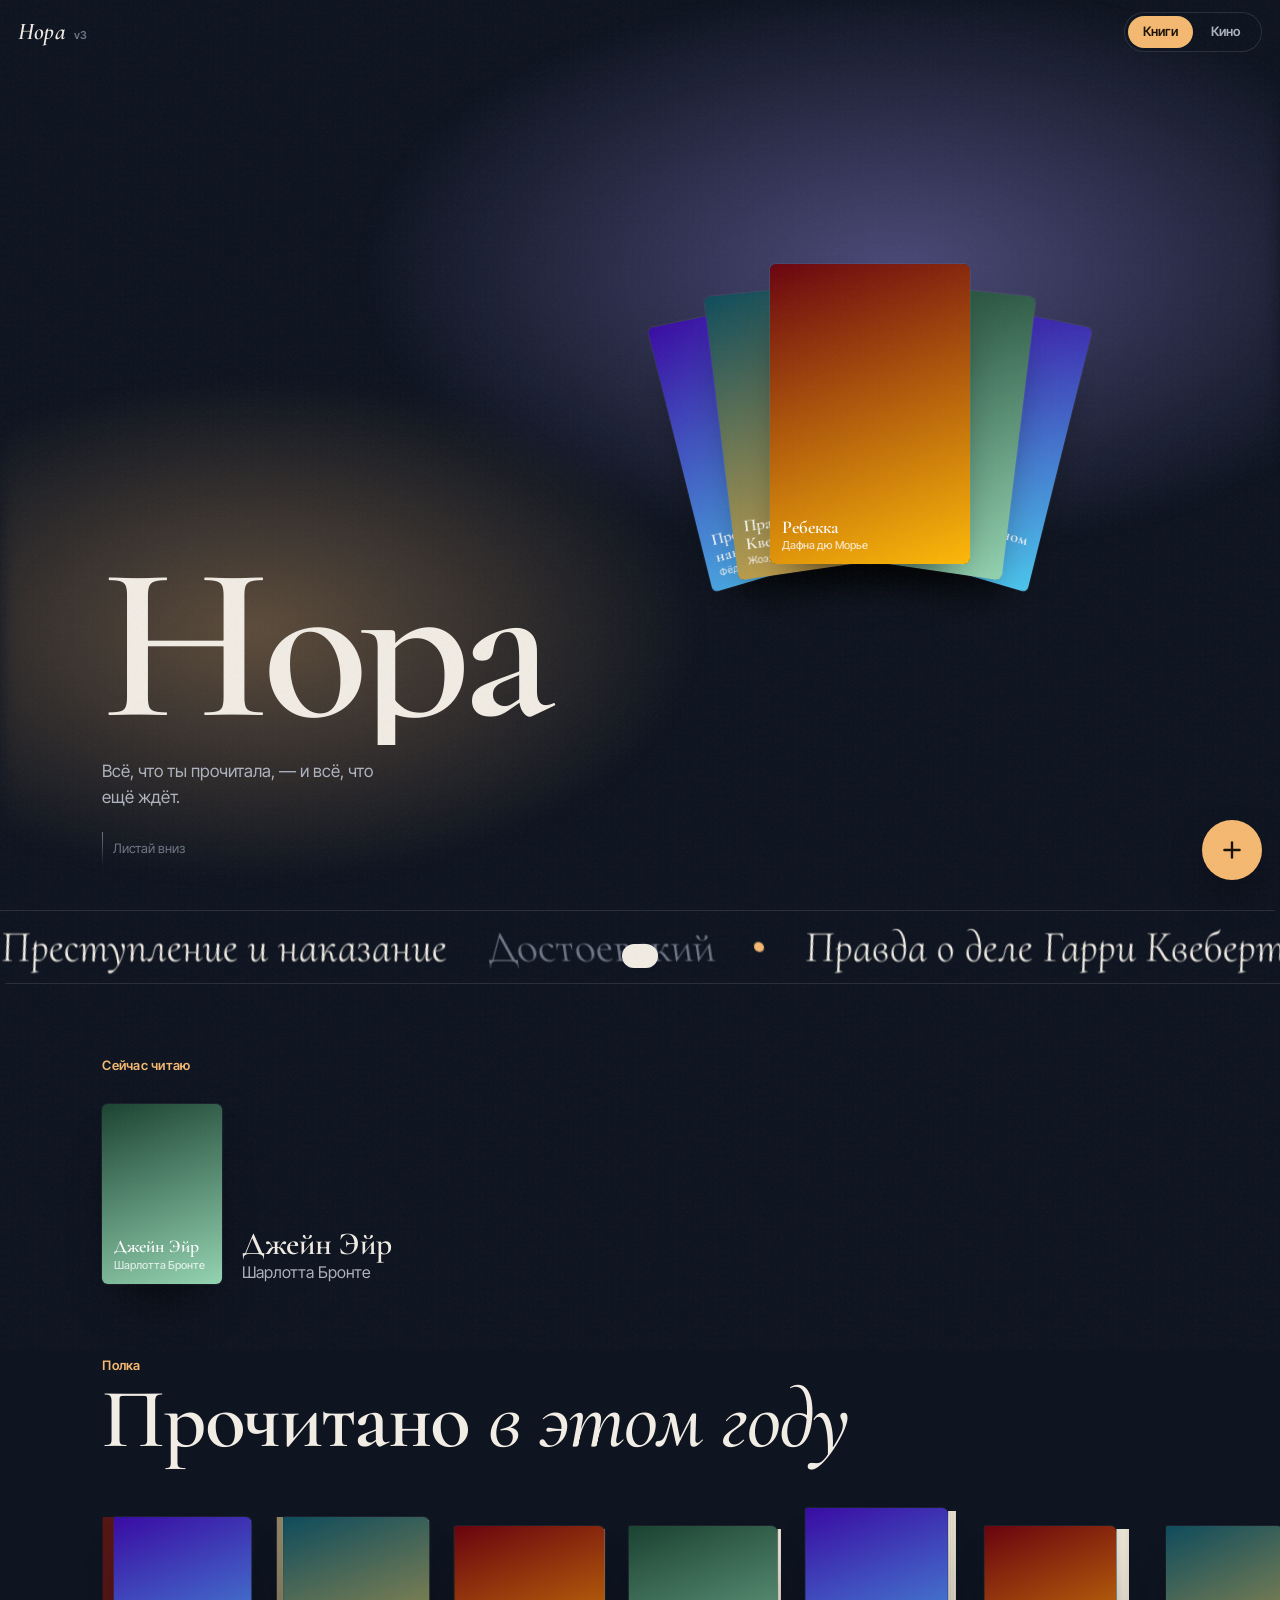
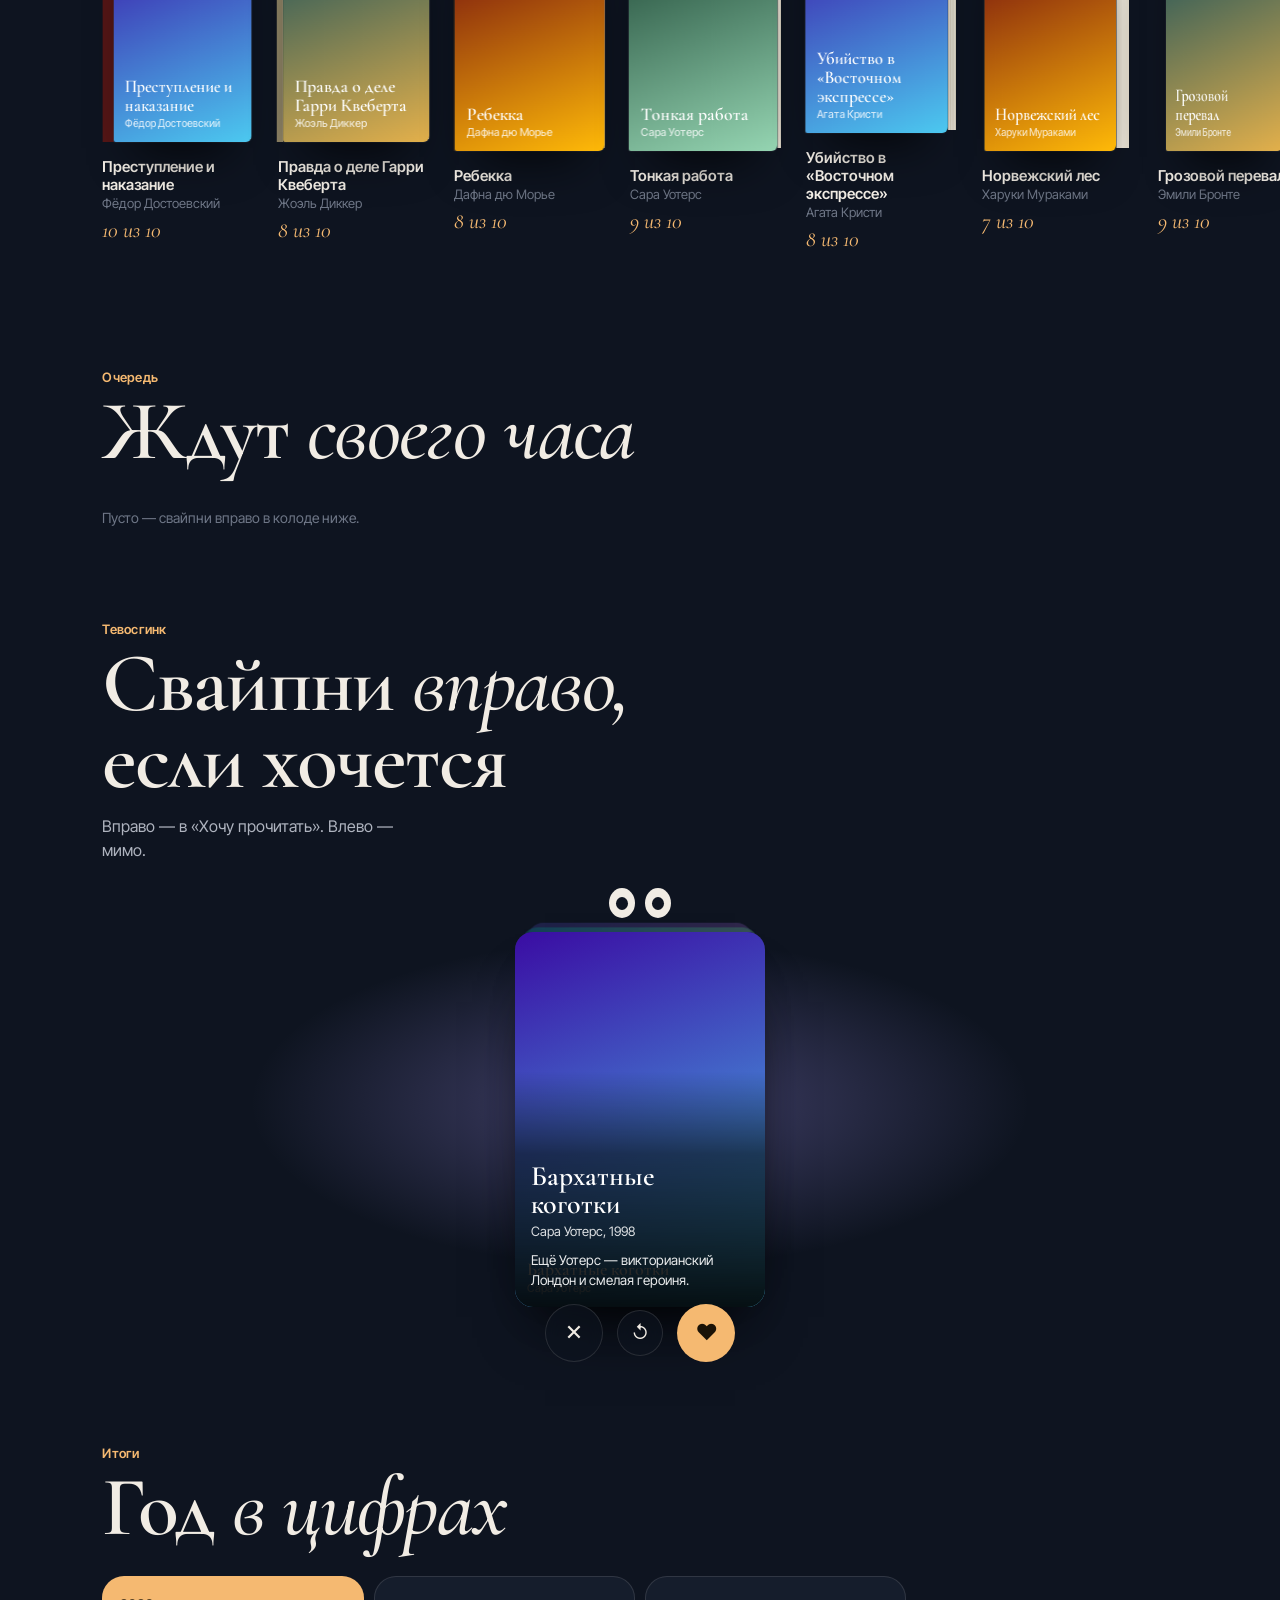
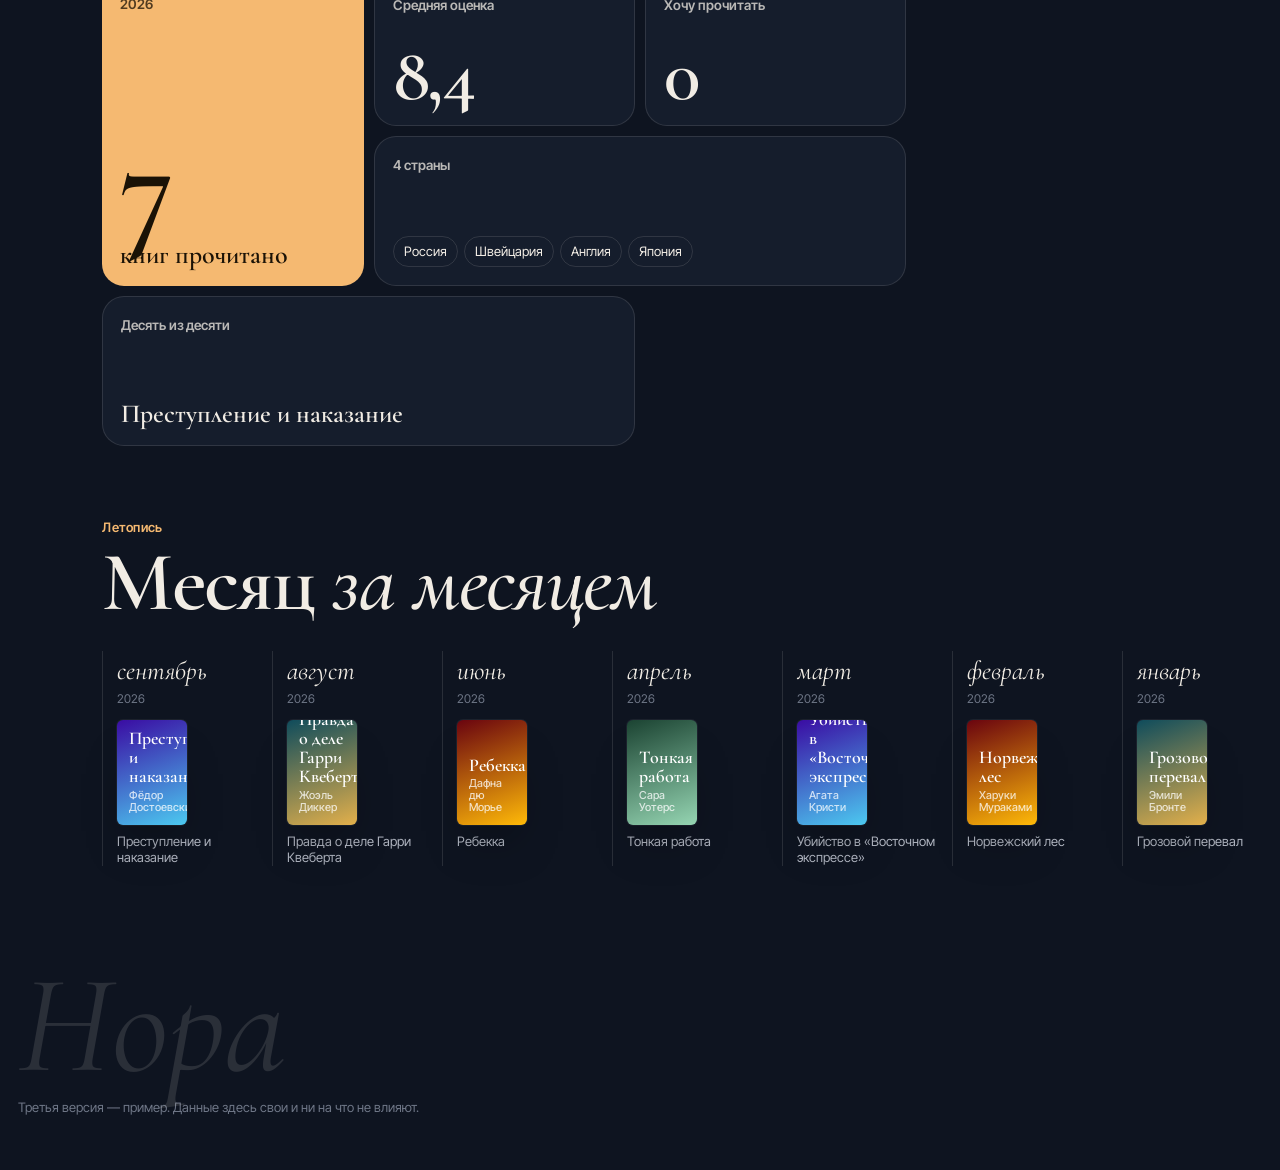
<file: v3/index.html>
<!doctype html>
<html lang="ru">
<head>
<meta charset="utf-8">
<meta name="viewport" content="width=device-width,initial-scale=1,viewport-fit=cover">
<title>Нора — третья версия</title>
<script src="https://telegram.org/js/telegram-web-app.js"></script>
<!--
  ТРЕТЬЯ ВЕРСИЯ «НОРЫ» — редакционный «кинематографичный» вид по мотивам конкурсных сайтов.
  Живёт только в папке v3/ и ничего не трогает в основном приложении. Не понравится — удалить папку v3.
-->
<link rel="preconnect" href="https://fonts.googleapis.com"><link rel="preconnect" href="https://fonts.gstatic.com" crossorigin>
<link href="https://fonts.googleapis.com/css2?family=Cormorant+Garamond:ital,wght@0,500;0,600;1,500;1,600&family=Inter+Tight:wght@400;500;600;700&display=swap" rel="stylesheet">
<style>
:root{
  --bg:#0E1420; --bg2:#151D2C; --card:#1B2537; --ink:#F1ECE4; --ink2:#AEB3BE; --ink3:#6E7686; --line:rgba(241,236,228,.12);
  --acc:#F5B971; --acc2:#A99BFF; --acc-ink:#1A1206;
  --serif:'Cormorant Garamond',Georgia,serif; --sans:'Inter Tight',system-ui,sans-serif;
}
body.films{--bg:#16090F; --bg2:#21101A; --card:#2B1622; --ink:#F6ECEE; --ink2:#C2AEB5; --ink3:#86707A; --line:rgba(246,236,238,.12); --acc:#FF7A6B; --acc2:#7FD1FF; --acc-ink:#24070A}
*{box-sizing:border-box}
html,body{margin:0;background:var(--bg);color:var(--ink);transition:background .8s ease,color .8s ease;overflow-x:clip}
body{font-family:var(--sans);font-size:16px;line-height:1.5;-webkit-font-smoothing:antialiased;-webkit-tap-highlight-color:transparent;overflow-x:hidden}
button{font:inherit;color:inherit;background:none;border:none;padding:0;cursor:pointer}
button:focus-visible{outline:2px solid var(--acc);outline-offset:3px}
img{display:block;max-width:100%}
.grain{position:fixed;inset:-50%;z-index:100;pointer-events:none;opacity:.06;background:url("data:image/svg+xml,%3Csvg xmlns='http://www.w3.org/2000/svg' width='180' height='180'%3E%3Cfilter id='n'%3E%3CfeTurbulence baseFrequency='.85' numOctaves='3'/%3E%3C/filter%3E%3Crect width='180' height='180' filter='url(%23n)'/%3E%3C/svg%3E");animation:gr 1s steps(4) infinite}
@keyframes gr{0%{transform:translate(0,0)}25%{transform:translate(-3%,2%)}50%{transform:translate(2%,-3%)}75%{transform:translate(-2%,-1%)}}

/* шапка */
.bar{position:fixed;top:0;left:0;right:0;z-index:40;display:flex;align-items:center;justify-content:space-between;padding:calc(12px + env(safe-area-inset-top,0px)) 18px 12px;mix-blend-mode:normal;transition:background .4s,backdrop-filter .4s}
.bar.solid{background:color-mix(in srgb,var(--bg) 70%,transparent);backdrop-filter:blur(16px);-webkit-backdrop-filter:blur(16px)}
.logo{font-family:var(--serif);font-style:italic;font-weight:600;font-size:24px;letter-spacing:.01em}
.sw{position:relative;display:grid;grid-template-columns:1fr 1fr;border:1px solid var(--line);border-radius:999px;padding:3px;background:color-mix(in srgb,var(--bg) 60%,transparent)}
.sw button{position:relative;z-index:1;padding:6px 15px;font-size:13px;font-weight:600;color:var(--ink2);transition:color .4s}
.sw button.on{color:var(--acc-ink)}
.sw i{position:absolute;top:3px;bottom:3px;left:3px;width:calc(50% - 3px);border-radius:999px;background:var(--acc);transition:transform .6s cubic-bezier(.65,0,.2,1),background .8s}
body.films .sw i{transform:translateX(100%)}

/* hero */
.hero{position:relative;min-height:100svh;display:flex;flex-direction:column;justify-content:flex-end;padding:0 18px 34px;overflow:hidden}
.hero-glow{position:absolute;inset:0;background:radial-gradient(60% 45% at 70% 30%,color-mix(in srgb,var(--acc2) 40%,transparent),transparent 70%),radial-gradient(50% 40% at 20% 70%,color-mix(in srgb,var(--acc) 35%,transparent),transparent 70%);filter:blur(10px);transition:background .8s}
.stage{position:absolute;left:50%;top:44%;width:260px;height:340px;transform:translate(-50%,-50%);perspective:900px;z-index:1}
.stack{position:relative;width:100%;height:100%;transform-style:preserve-3d;transition:transform .2s ease-out}
.stack .cv{position:absolute;left:50%;top:50%;width:150px;margin:-112px 0 0 -75px;transition:transform 1s cubic-bezier(.2,.8,.2,1),opacity .6s}
.hero h1{position:relative;z-index:2;margin:0;font-family:var(--serif);font-weight:600;font-size:clamp(96px,34vw,220px);line-height:.78;letter-spacing:-.04em}
.hero h1 span{display:inline-block;transform:translateY(110%);animation:up 1.1s cubic-bezier(.2,.8,.2,1) forwards}
.hero h1 span:nth-child(2){animation-delay:.08s}.hero h1 span:nth-child(3){animation-delay:.16s}.hero h1 span:nth-child(4){animation-delay:.24s}
@keyframes up{to{transform:none}}
.hero .clip{overflow:hidden;display:block;padding-bottom:.06em}
.hero p{position:relative;z-index:2;margin:14px 0 0;max-width:30ch;color:var(--ink2);font-size:17px}
.scrollhint{position:relative;z-index:2;margin-top:22px;display:flex;align-items:center;gap:10px;color:var(--ink3);font-size:13px}
.scrollhint i{width:1px;height:34px;background:linear-gradient(var(--ink3),transparent);animation:drip 2s ease-in-out infinite}
@keyframes drip{0%{transform:scaleY(0);transform-origin:top}50%{transform:scaleY(1);transform-origin:top}51%{transform-origin:bottom}100%{transform:scaleY(0);transform-origin:bottom}}

/* общие */
section.s{padding:72px 18px 0}
.k{font-size:13px;color:var(--acc);font-weight:600;letter-spacing:.02em}
.h2{font-family:var(--serif);font-weight:600;font-size:clamp(44px,13vw,84px);line-height:.92;letter-spacing:-.02em;margin:6px 0 0}
.h2 em{font-style:italic;font-weight:500}
.lead{color:var(--ink2);max-width:36ch;margin:14px 0 0}
.reveal{opacity:0;transform:translateY(30px);transition:opacity .9s ease,transform .9s cubic-bezier(.2,.8,.2,1)}
.reveal.in{opacity:1;transform:none}

/* обложка */
.cv{position:relative;aspect-ratio:2/3;border-radius:6px;overflow:hidden;background:var(--card);box-shadow:0 30px 50px -24px rgba(0,0,0,.8),0 0 0 1px rgba(255,255,255,.06)}
.cv .gen{position:absolute;inset:0;display:flex;flex-direction:column;justify-content:flex-end;padding:12px;font-family:var(--serif);font-weight:600;font-size:18px;line-height:1.05;color:#fff}
.cv .gen small{font-family:var(--sans);font-size:11px;font-weight:500;opacity:.75;margin-top:4px}
.cv img{position:absolute;inset:0;width:100%;height:100%;object-fit:cover;opacity:0;transition:opacity .5s}
.cv img.ok{opacity:1}

/* сейчас */
.now{display:grid;grid-template-columns:120px 1fr;gap:20px;align-items:end;margin-top:28px}
.now .cv{width:120px}
.now b{display:block;font-family:var(--serif);font-size:32px;line-height:1;font-weight:600}
.now span{color:var(--ink2)}

/* полка 3D */
.shelf{display:flex;gap:26px;overflow-x:auto;scroll-snap-type:x mandatory;scrollbar-width:none;margin:30px -18px 0;padding:20px 18px 40px;perspective:1100px}
.shelf::-webkit-scrollbar{display:none}
.book{flex:none;width:150px;scroll-snap-align:center;text-align:left}
.b3{position:relative;width:150px;height:225px;transform-style:preserve-3d;transform:rotateY(var(--ry,-28deg));transition:transform .2s ease-out}
.b3 .cv{position:absolute;inset:0;border-radius:2px 6px 6px 2px;transform:translateZ(14px)}
.b3 .sp{position:absolute;top:0;left:0;width:28px;height:100%;transform-origin:left;transform:rotateY(-90deg) translateX(-14px) translateZ(0);background:var(--c,#333);filter:brightness(.7)}
.b3 .pg{position:absolute;top:3px;right:0;width:26px;height:calc(100% - 6px);transform-origin:right;transform:rotateY(90deg) translateX(13px);background:repeating-linear-gradient(90deg,#e9e3d6 0 1px,#d8d0bf 1px 2px)}
.book .t{margin-top:16px;font-weight:600;font-size:15px;line-height:1.2}
.book .a{color:var(--ink3);font-size:13px}
.book .r{font-family:var(--serif);font-size:22px;color:var(--acc);font-style:italic}
body.films .b3 .pg{display:none}

/* тевосгинк: колода */
.deck-wrap{position:relative;margin-top:30px;height:470px}
.deck-bg{position:absolute;inset:0 -18px;background:radial-gradient(50% 50% at 50% 45%,color-mix(in srgb,var(--acc2) 35%,transparent),transparent 70%)}
.eyes{position:absolute;left:50%;top:-4px;transform:translateX(-50%);display:flex;gap:10px;z-index:3}
.eyes span{width:26px;height:30px;border-radius:50%;background:var(--ink);position:relative;overflow:hidden}
.eyes span i{position:absolute;width:12px;height:13px;border-radius:50%;background:var(--bg);left:7px;top:9px;transition:transform .15s}
.deck{position:absolute;left:50%;top:40px;width:250px;height:375px;transform:translateX(-50%)}
.dc{position:absolute;inset:0;border-radius:18px;overflow:hidden;background:var(--card);box-shadow:0 40px 60px -30px rgba(0,0,0,.9);touch-action:none;user-select:none;transition:transform .45s cubic-bezier(.2,.8,.2,1),opacity .45s}
.dc .cv{position:absolute;inset:0;border-radius:0;box-shadow:none}
.dc .info{position:absolute;left:0;right:0;bottom:0;padding:90px 16px 16px;background:linear-gradient(transparent,rgba(0,0,0,.6) 35%,rgba(0,0,0,.92));color:#fff}
.dc .info b{display:block;font-family:var(--serif);font-size:28px;line-height:1;font-weight:600}
.dc .info span{font-size:13px;opacity:.85}
.dc .info p{margin:8px 0 0;font-size:13.5px;opacity:.9}
.stamp{position:absolute;top:22px;padding:4px 10px;border:2px solid;border-radius:6px;font-weight:700;font-size:15px;opacity:0;transform:rotate(-12deg)}
.stamp.yes{left:16px;color:#7CF29C}.stamp.no{right:16px;color:#FF8A8A;transform:rotate(12deg)}
.deck-btns{position:absolute;left:0;right:0;bottom:0;display:flex;justify-content:center;gap:14px}
.round{width:58px;height:58px;border-radius:50%;border:1px solid var(--line);background:color-mix(in srgb,var(--bg) 60%,transparent);display:grid;place-items:center;font-size:22px;backdrop-filter:blur(8px)}
.round.pri{background:var(--acc);color:var(--acc-ink);border:none}
.deck-note{text-align:center;color:var(--ink3);font-size:13px;margin-top:10px}

/* бенто */
.bento{display:grid;grid-template-columns:1fr 1fr;gap:10px;margin-top:30px}
.bx{border-radius:22px;background:var(--bg2);border:1px solid var(--line);padding:18px;min-height:150px;display:flex;flex-direction:column;justify-content:space-between;overflow:hidden;position:relative}
.bx.tall{grid-row:span 2;background:var(--acc);color:var(--acc-ink);border:none}
.bx.wide{grid-column:span 2}
.bx .n{font-family:var(--serif);font-weight:600;font-size:76px;line-height:.85;letter-spacing:-.03em}
.bx.tall .n{font-size:128px}
.bx .l{font-size:13.5px;font-weight:600;opacity:.75}
.bx .v{font-family:var(--serif);font-size:26px;line-height:1.05;font-weight:600}
.dots{display:flex;flex-wrap:wrap;gap:6px;margin-top:12px}
.dots span{padding:5px 10px;border-radius:999px;border:1px solid var(--line);font-size:13px}

/* летопись — горизонтальная лента */
.tl{display:flex;gap:0;overflow-x:auto;scrollbar-width:none;margin:30px -18px 0;padding:0 18px 20px}
.tl::-webkit-scrollbar{display:none}
.mo{flex:none;width:170px;padding:0 14px 0 0;border-left:1px solid var(--line);padding-left:14px}
.mo .m{font-family:var(--serif);font-style:italic;font-size:26px}
.mo .y{font-size:12px;color:var(--ink3)}
.mo .cv{width:70px;margin-top:12px}
.mo .tt{font-size:13px;margin-top:8px;color:var(--ink2);line-height:1.25}
footer{padding:80px 18px calc(40px + env(safe-area-inset-bottom,0px));color:var(--ink3);font-size:13px}
footer .big{font-family:var(--serif);font-style:italic;font-size:clamp(60px,22vw,140px);line-height:.85;color:var(--ink);opacity:.12}

/* карточка */
.det{position:fixed;inset:0;z-index:60;display:flex;align-items:flex-end;justify-content:center;background:rgba(0,0,0,.55);opacity:0;pointer-events:none;transition:opacity .35s}
.det.on{opacity:1;pointer-events:auto}
.det-in{width:100%;max-width:560px;background:var(--bg2);border-radius:26px 26px 0 0;padding:22px 20px calc(26px + env(safe-area-inset-bottom,0px));transform:translateY(40px);transition:transform .45s cubic-bezier(.2,.8,.2,1)}
.det.on .det-in{transform:none}
.det-top{display:grid;grid-template-columns:110px 1fr;gap:16px;align-items:end}
.det h3{margin:0;font-family:var(--serif);font-size:30px;line-height:1;font-weight:600}
.det .da{color:var(--ink2);margin-top:6px;font-size:14px}
.rate{display:flex;gap:6px;overflow-x:auto;scrollbar-width:none;margin:20px -20px 0;padding:0 20px}
.rate::-webkit-scrollbar{display:none}
.rate button{flex:none;width:42px;height:42px;border-radius:50%;border:1px solid var(--line);font-weight:600}
.rate button.on{background:var(--acc);color:var(--acc-ink);border-color:var(--acc)}
.det .row{display:flex;gap:8px;margin-top:18px}
.pill{flex:1;height:50px;border-radius:999px;border:1px solid var(--line);font-weight:600}
.pill.pri{background:var(--acc);color:var(--acc-ink);border:none}
.toast{position:fixed;left:50%;bottom:calc(22px + env(safe-area-inset-bottom,0px));transform:translate(-50%,90px);z-index:70;background:var(--ink);color:var(--bg);padding:12px 18px;border-radius:999px;font-weight:600;font-size:14px;transition:transform .45s cubic-bezier(.2,1.3,.4,1);white-space:nowrap}
.toast.on{transform:translate(-50%,0)}
.tag3{font-size:11px;font-weight:600;color:var(--ink3);margin-left:8px;font-family:var(--sans);font-style:normal}

/* ===== улучшения ===== */
.prog{position:fixed;top:0;left:0;height:2px;width:100%;z-index:45;background:var(--acc);transform-origin:left;transform:scaleX(0)}
.intro{position:fixed;inset:0;z-index:200;pointer-events:none}
.intro .half{position:absolute;left:0;right:0;height:50.5%;background:#07090F;animation:1s cubic-bezier(.8,0,.2,1) 1.25s forwards}
.intro .half.t{animation-name:opT}.intro .half.b{animation-name:opB}
@keyframes opT{to{transform:translateY(-101%)}}@keyframes opB{to{transform:translateY(101%)}}
.intro .cnt,.intro .ttl{animation:fadeO .3s ease 1.15s forwards}@keyframes fadeO{to{opacity:0}}
.intro .half.t{top:0}.intro .half.b{bottom:0}
.intro .cnt{position:absolute;left:18px;bottom:22px;z-index:2;font-family:var(--serif);font-style:italic;font-size:64px;line-height:1;color:#F1ECE4;transition:opacity .3s}
.intro .ttl{position:absolute;right:18px;bottom:30px;z-index:2;font-size:13px;color:#6E7686;transition:opacity .3s}

.marq{margin-top:10px;overflow:hidden;border-top:1px solid var(--line);border-bottom:1px solid var(--line);padding:14px 0}
.marq-in{display:flex;width:max-content;gap:40px;animation:mq 40s linear infinite;font-family:var(--serif);font-style:italic;font-size:44px;line-height:1;white-space:nowrap;will-change:transform}
.marq-in span{display:inline-flex;align-items:center;gap:40px}
.marq-in span::after{content:"";width:10px;height:10px;border-radius:50%;background:var(--acc)}
.marq-in i{font-style:normal;color:var(--ink3)}
@keyframes mq{to{transform:translateX(-50%)}}
.queue{display:flex;gap:14px;overflow-x:auto;scrollbar-width:none;margin:26px -18px 0;padding:0 18px 10px}
.queue::-webkit-scrollbar{display:none}
.queue button{flex:none;width:104px;text-align:left}
.queue .cv{width:104px}
.queue .t{margin-top:10px;font-size:13.5px;font-weight:600;line-height:1.2}
.queue .empty{color:var(--ink3);font-size:14px;padding:10px 0}
.deck-btns .round.sm{width:46px;height:46px;font-size:18px;align-self:center}
.fab{position:fixed;right:18px;bottom:calc(20px + env(safe-area-inset-bottom,0px));z-index:45;width:60px;height:60px;border-radius:50%;background:var(--acc);color:var(--acc-ink);display:grid;place-items:center;box-shadow:0 18px 40px -12px rgba(0,0,0,.7);transition:transform .3s cubic-bezier(.2,1.4,.4,1),background .8s}
.fab:active{transform:scale(.9)}
.fab svg{width:26px;height:26px;stroke:currentColor;stroke-width:2.2;fill:none;stroke-linecap:round}
/* полноэкранная карточка */
.page{position:fixed;inset:0;z-index:80;overflow-y:auto;background:var(--bg);visibility:hidden;overscroll-behavior:contain}
.page.on{visibility:visible}
.page .bg{position:absolute;inset:0 0 auto;height:70vh;overflow:hidden;opacity:0;transition:opacity .6s}
.page.on .bg{opacity:1}
.page .bg img{width:100%;height:100%;object-fit:cover;filter:blur(50px) saturate(1.5);transform:scale(1.5);opacity:.6}
.page .bg::after{content:"";position:absolute;inset:0;background:linear-gradient(transparent 20%,var(--bg))}
.pg-in{position:relative;max-width:560px;margin:0 auto;padding:calc(64px + env(safe-area-inset-top,0px)) 22px calc(40px + env(safe-area-inset-bottom,0px))}
.pg-close{position:fixed;top:calc(12px + env(safe-area-inset-top,0px));right:16px;z-index:3;width:42px;height:42px;border-radius:50%;background:color-mix(in srgb,var(--bg) 55%,transparent);backdrop-filter:blur(14px);-webkit-backdrop-filter:blur(14px);border:1px solid var(--line);display:grid;place-items:center;opacity:0;transition:opacity .4s .2s}
.page.on .pg-close{opacity:1}
.pg-close svg{width:18px;height:18px;stroke:var(--ink);stroke-width:2;fill:none}
.pg-cv{width:200px;margin:0 auto}
.pg-cv .cv{box-shadow:0 50px 80px -30px rgba(0,0,0,.9)}
.pg-body{opacity:0;transform:translateY(24px);transition:opacity .6s .25s,transform .7s .25s cubic-bezier(.2,.8,.2,1)}
.page.on .pg-body{opacity:1;transform:none}
.pg-t{font-family:var(--serif);font-weight:600;font-size:clamp(40px,12vw,64px);line-height:.95;letter-spacing:-.02em;text-align:center;margin:26px 0 0}
.pg-a{text-align:center;color:var(--ink2);margin-top:10px}
.pg-w{font-family:var(--serif);font-style:italic;font-size:22px;line-height:1.3;text-align:center;margin:24px auto 0;max-width:24ch}
.dial{margin-top:30px;text-align:center}
.dial .lbl{font-size:13px;color:var(--ink3);font-weight:600}
.dial .big{font-family:var(--serif);font-size:96px;line-height:1;color:var(--acc);margin-top:4px;transition:transform .3s cubic-bezier(.2,1.6,.4,1)}
.dial .big.bump{transform:scale(1.15)}
.dial input{width:100%;margin-top:10px;accent-color:var(--acc);height:28px}
.dial .ticks{display:flex;justify-content:space-between;font-size:11px;color:var(--ink3);padding:0 6px}
.pg-acts{display:grid;gap:8px;margin-top:30px}
.flyer{position:fixed;z-index:90;pointer-events:none;transition:all .65s cubic-bezier(.65,0,.2,1)}
.flyer .cv{width:100%}
/* поиск */
.find{position:fixed;inset:0;z-index:85;background:color-mix(in srgb,var(--bg) 92%,transparent);backdrop-filter:blur(18px);-webkit-backdrop-filter:blur(18px);opacity:0;pointer-events:none;transition:opacity .35s;overflow-y:auto}
.find.on{opacity:1;pointer-events:auto}
.find-in{max-width:560px;margin:0 auto;padding:calc(70px + env(safe-area-inset-top,0px)) 18px 40px}
.find input{width:100%;border:none;border-bottom:1px solid var(--line);background:none;color:var(--ink);font-family:var(--serif);font-style:italic;font-size:40px;padding:6px 0 10px;outline:none}
.find input::placeholder{color:var(--ink3)}
.fr{display:flex;gap:14px;align-items:center;padding:12px 0;border-bottom:1px solid var(--line)}
.fr .cv{width:52px;flex:none;border-radius:4px}
.fr .tx{min-width:0;flex:1}
.fr b{display:block;font-weight:600;line-height:1.2}
.fr span{font-size:13px;color:var(--ink3)}
.fr .bt{display:flex;flex-direction:column;gap:6px;flex:none}
.fr .bt button{padding:6px 12px;border-radius:999px;border:1px solid var(--line);font-size:12.5px;font-weight:600}
.fr .bt button.pri{background:var(--acc);color:var(--acc-ink);border-color:var(--acc)}
.find .hint{color:var(--ink3);font-size:14px;margin-top:16px}
::view-transition-old(root),::view-transition-new(root){animation:none;mix-blend-mode:normal}

@media (min-width:760px){.stage{left:68%;top:46%;width:340px;height:440px}.stack .cv{width:200px;margin:-150px 0 0 -100px}section.s,.hero{padding-left:8vw;padding-right:8vw}.bento{grid-template-columns:repeat(4,1fr)}.shelf,.tl{margin:30px -8vw 0;padding-left:8vw}}
@media (prefers-reduced-motion:reduce){*{animation:none!important;transition:none!important}.hero h1 span{transform:none}.reveal{opacity:1;transform:none}}
</style>
</head>
<body>
<div class="grain" aria-hidden="true"></div>
<div class="intro" id="intro" aria-hidden="true"><div class="half t"></div><div class="half b"></div><div class="cnt" id="cnt">0</div><div class="ttl">Нора</div></div>
<div class="prog" id="prog"></div>
<header class="bar" id="bar">
  <div class="logo">Нора<span class="tag3">v3</span></div>
  <div class="sw" role="tablist" aria-label="Раздел"><i></i><button data-realm="books" class="on">Книги</button><button data-realm="films">Кино</button></div>
</header>

<section class="hero" id="hero">
  <div class="hero-glow"></div>
  <div class="stage"><div class="stack" id="stack"></div></div>
  <h1><span class="clip"><span>Н</span><span>о</span><span>р</span><span>а</span></span></h1>
  <p id="heroP">Всё, что ты прочитала, — и всё, что ещё ждёт.</p>
  <div class="scrollhint"><i></i><span>Листай вниз</span></div>
</section>

<div class="marq" aria-hidden="true"><div class="marq-in" id="marq"></div></div>

<section class="s reveal" id="nowS">
  <div class="k" id="nowK">Сейчас читаю</div>
  <div class="now" id="now"></div>
</section>

<section class="s">
  <div class="reveal"><div class="k" id="shelfK">Полка</div><h2 class="h2" id="shelfH">Прочитано <em>в этом году</em></h2></div>
  <div class="shelf" id="shelf"></div>
</section>

<section class="s">
  <div class="reveal"><div class="k" id="qK">Очередь</div><h2 class="h2" id="qH">Ждут <em>своего часа</em></h2></div>
  <div class="queue" id="queue"></div>
</section>

<section class="s">
  <div class="reveal"><div class="k" id="tevK">Тевосгинк</div><h2 class="h2">Свайпни <em>вправо,</em><br>если хочется</h2>
  <p class="lead" id="tevLead">Вправо — в «Хочу прочитать». Влево — мимо.</p></div>
  <div class="deck-wrap"><div class="deck-bg"></div><div class="eyes" id="eyes"><span><i></i></span><span><i></i></span></div>
    <div class="deck" id="deck"></div>
    <div class="deck-btns"><button class="round" id="noB" aria-label="Мимо">✕</button><button class="round sm" id="undoB" aria-label="Вернуть" hidden>↺</button><button class="round pri" id="yesB" aria-label="Хочу">♥</button></div>
  </div>
  <div class="deck-note" id="deckNote"></div>
</section>

<section class="s">
  <div class="reveal"><div class="k">Итоги</div><h2 class="h2" id="sumH">Год <em>в цифрах</em></h2></div>
  <div class="bento" id="bento"></div>
</section>

<section class="s">
  <div class="reveal"><div class="k">Летопись</div><h2 class="h2">Месяц <em>за месяцем</em></h2></div>
  <div class="tl" id="tl"></div>
</section>

<footer><div class="big">Нора</div><p>Третья версия — пример. Данные здесь свои и ни на что не влияют.</p></footer>

<div class="det" id="det" role="dialog" aria-modal="true"><div class="det-in" id="detIn"></div></div>
<div class="toast" id="toast"></div>
<button class="fab" id="fab" aria-label="Найти и добавить"><svg viewBox="0 0 24 24"><path d="M12 5v14M5 12h14"/></svg></button>
<div class="page" id="page" role="dialog" aria-modal="true"></div>
<div class="find" id="find" role="dialog" aria-modal="true"><div class="find-in"><input id="fq" placeholder="Найти…" autocomplete="off"><div id="fres"></div></div></div>

<script>
const TG=window.Telegram&&Telegram.WebApp&&Telegram.WebApp.initData?Telegram.WebApp:null;
if(TG){try{TG.ready();TG.expand();TG.setHeaderColor&&TG.setHeaderColor("#0E1420");TG.setBackgroundColor&&TG.setBackgroundColor("#0E1420")}catch(e){}}
const $=s=>document.querySelector(s);
const esc=s=>String(s??"").replace(/[&<>"]/g,c=>({"&":"&amp;","<":"&lt;",">":"&gt;",'"':"&quot;"}[c]));
const haptic=t=>{try{TG&&TG.HapticFeedback.impactOccurred(t||"light")}catch(e){}};
const toast=t=>{const el=$("#toast");el.textContent=t;el.classList.add("on");clearTimeout(toast.t);toast.t=setTimeout(()=>el.classList.remove("on"),1900)};
const plural=(n,a,b,c)=>{const m=n%10,h=n%100;return m===1&&h!==11?a:m>=2&&m<=4&&(h<12||h>14)?b:c};
const hsh=s=>{let h=0;for(const ch of String(s))h=(h*31+ch.charCodeAt(0))>>>0;return h};
const norm=s=>String(s||"").toLowerCase().replace(/ё/g,"е").replace(/[^a-zа-я0-9]/g,"");
const RM=matchMedia("(prefers-reduced-motion: reduce)").matches;

const FL=id=>"https://fantlab.ru/images/editions/big/"+id, WP=p=>"https://upload.wikimedia.org/wikipedia/en/"+p;
const SAMPLE={
 books:{read:[
   {t:"Преступление и наказание",a:"Фёдор Достоевский",y:1866,c:"Россия",r:10,d:"2026-09",img:FL(66847),col:"#7A1F1F"},
   {t:"Правда о деле Гарри Квеберта",a:"Жоэль Диккер",y:2012,c:"Швейцария",r:8,d:"2026-08",img:FL(210352),col:"#C9B98F"},
   {t:"Ребекка",a:"Дафна дю Морье",y:1938,c:"Англия",r:8,d:"2026-06",img:FL(40302),col:"#3B2A1A"},
   {t:"Тонкая работа",a:"Сара Уотерс",y:2002,c:"Англия",r:9,d:"2026-04",img:FL(40076),col:"#4A3F5E"},
   {t:"Убийство в «Восточном экспрессе»",a:"Агата Кристи",y:1933,c:"Англия",r:8,d:"2026-03",img:FL(390280),col:"#1F3550"},
   {t:"Норвежский лес",a:"Харуки Мураками",y:1987,c:"Япония",r:7,d:"2026-02",img:FL(6684),col:"#2F5A3C"},
   {t:"Грозовой перевал",a:"Эмили Бронте",y:1847,c:"Англия",r:9,d:"2026-01",img:FL(136191),col:"#2B2B33"}],
  want:[],now:{t:"Джейн Эйр",a:"Шарлотта Бронте",y:1847,img:FL(446413)},
  pool:[{t:"Бархатные коготки",a:"Сара Уотерс",y:1998,img:FL(40077),w:"Ещё Уотерс — викторианский Лондон и смелая героиня."},
   {t:"Тайная история",a:"Донна Тартт",y:1992,img:FL(136461),w:"Тёмная академия, после которой хочется перечитать древних греков."},
   {t:"Дом, в котором…",a:"Мариам Петросян",y:2009,img:FL(40654),w:"Чтобы пропасть в другом мире на месяц."},
   {t:"Лавр",a:"Евгений Водолазкин",y:2012,img:FL(189346),w:"Тихая большая книга о любви и вине."},
   {t:"Сто лет одиночества",a:"Габриэль Гарсиа Маркес",y:1967,img:FL(286489),w:"Семейная сага, где чудо — часть быта."},
   {t:"Исчезновение Стефани Мейлер",a:"Жоэль Диккер",y:2018,img:FL(263603),w:"Новая загадка от автора «Гарри Квеберта»."},
   {t:"Мастер и Маргарита",a:"Михаил Булгаков",y:1967,img:FL(31603),w:"Чтобы перечитывать каждые пять лет."}]},
 films:{read:[
   {t:"Идеальные дни",a:"Вим Вендерс",y:2023,c:"Япония",r:9,d:"2026-09",img:WP("c/c9/Perfect_Days_poster.jpg"),col:"#3E6B4F"},
   {t:"Анатомия падения",a:"Жюстин Трие",y:2023,c:"Франция",r:8,d:"2026-07",img:WP("8/88/Anatomy_of_a_Fall_%282023%29_film_poster.jpg"),col:"#2A2A2A"},
   {t:"Паразиты",a:"Пон Чжун Хо",y:2019,c:"Южная Корея",r:9,d:"2026-05",img:WP("5/53/Parasite_%282019_film%29.png"),col:"#1E2F2B"},
   {t:"Сталкер",a:"Андрей Тарковский",y:1979,c:"СССР",r:9,d:"2026-02",img:WP("d/d4/Stalker_poster.jpg"),col:"#4C3A22"},
   {t:"Унесённые призраками",a:"Хаяо Миядзаки",y:2001,c:"Япония",r:10,d:"2026-01",img:WP("d/db/Spirited_Away_Japanese_poster.png"),col:"#7A2D2D"}],
  want:[],now:null,
  pool:[{t:"Солнце моё",a:"Шарлотта Уэллс",y:2022,img:WP("1/11/Aftersun.jpg"),w:"Тёплое лето, которое помнится по-другому через двадцать лет."},
   {t:"Прошлые жизни",a:"Селин Сон",y:2023,img:WP("d/da/Past_Lives_film_poster.png"),w:"Тихая история о том, что могло бы быть."},
   {t:"Портрет девушки в огне",a:"Селин Сьямма",y:2019,img:WP("c/cb/Portrait_of_a_Lady_on_Fire.jpg"),w:"Медленно, красиво, надолго в памяти."},
   {t:"Любовное настроение",a:"Вонг Карвай",y:2000,img:WP("4/45/In_the_Mood_for_Love_movie.jpg"),w:"Самый красивый фильм о несказанном."},
   {t:"Опавшие листья",a:"Аки Каурисмяки",y:2023,img:WP("d/d2/Kuolleet_lehdet_Poster.jpg"),w:"В России почти не показывали — смешная грустная сказка."},
   {t:"Сядь за руль моей машины",a:"Рюсукэ Хамагути",y:2021,img:WP("3/3d/Drive_My_Car_movie_poster.jpeg"),w:"Три часа, которые пролетают как один."},
   {t:"Солярис",a:"Андрей Тарковский",y:1972,img:WP("5/54/Solyaris_ussr_poster.jpg"),w:"После «Сталкера» — следующий шаг."}]}
};
let D;try{D=JSON.parse(localStorage.getItem("nora3"))}catch(e){}
if(!D||!D.books)D=JSON.parse(JSON.stringify(SAMPLE));
const save=()=>{try{localStorage.setItem("nora3",JSON.stringify(D))}catch(e){}};
let realm="books";const R=()=>D[realm],isF=()=>realm==="films";
const TXT={books:{hero:"Всё, что ты прочитала, — и всё, что ещё ждёт.",now:"Сейчас читаю",shelf:"Прочитано <em>в этом году</em>",shelfK:"Полка",tev:"Тевосгинк",lead:"Вправо — в «Хочу прочитать». Влево — мимо.",sum:"Год <em>в цифрах</em>",unit:["книга","книги","книг"],done:"прочитано",want:"Хочу прочитать",didit:"Прочитала"},
           films:{hero:"Всё, что ты посмотрела, — и всё, что ещё впереди.",now:"Сейчас смотрю",shelf:"Посмотрено <em>в этом году</em>",shelfK:"Фильмотека",tev:"Тевосоник",lead:"Вправо — в «Хочу посмотреть». Влево — мимо.",sum:"Год <em>в кадрах</em>",unit:["фильм","фильма","фильмов"],done:"посмотрено",want:"Хочу посмотреть",didit:"Посмотрела"}};
const GR=[["#2B2D6E","#E86A92"],["#0F4C5C","#E3B04B"],["#3A0CA3","#4CC9F0"],["#1B4332","#95D5B2"],["#6A040F","#FFBA08"]];
function cover(x){const [a,b]=GR[hsh(x.t)%GR.length];return `<div class="cv"><div class="gen" style="background:linear-gradient(160deg,${a},${b})">${esc(x.t)}<small>${esc(x.a||"")}</small></div>${x.img?`<img src="${esc(x.img)}" alt="" referrerpolicy="no-referrer" onload="this.classList.add('ok')" onerror="this.remove()">`:""}</div>`}

// ---------- hero: 3D-стопка, которая наклоняется за пальцем/мышью ----------
function drawStack(){const list=[...R().read].slice(0,5);
  $("#stack").innerHTML=list.map((x,i)=>cover(x)).join("");
  [...$("#stack").children].forEach((el,i)=>{const n=list.length,o=i-(n-1)/2;el.style.opacity=0;el.style.transform=`translate3d(${o*10}px,60px,${-Math.abs(o)*40}px) rotateZ(0deg)`;
    setTimeout(()=>{el.style.opacity=1;el.style.transform=`translate3d(${o*58}px,${Math.abs(o)*14}px,${-Math.abs(o)*60}px) rotateZ(${o*7}deg) rotateY(${-o*8}deg)`},120+i*90)})}
let tx=0,ty=0;
function tilt(x,y){tx=x;ty=y;$("#stack").style.transform=`rotateX(${-y*12}deg) rotateY(${x*18}deg)`}
addEventListener("pointermove",e=>{if(RM)return;tilt(e.clientX/innerWidth-.5,e.clientY/innerHeight-.5);eyes(e.clientX,e.clientY)},{passive:true});
addEventListener("deviceorientation",e=>{if(RM||e.gamma==null)return;tilt(Math.max(-.5,Math.min(.5,e.gamma/40)),Math.max(-.5,Math.min(.5,(e.beta-45)/50)))},{passive:true});
function eyes(x,y){document.querySelectorAll("#eyes i").forEach(el=>{const r=el.parentElement.getBoundingClientRect(),dx=x-(r.left+r.width/2),dy=y-(r.top+r.height/2),d=Math.hypot(dx,dy)||1;el.style.transform=`translate(${dx/d*5}px,${dy/d*6}px)`})}
addEventListener("scroll",()=>{$("#bar").classList.toggle("solid",scrollY>40);const h=$("#hero").offsetHeight,p=Math.min(1,scrollY/h);$("#stack").parentElement.style.transform=`translate(-50%,calc(-50% - ${p*120}px)) scale(${1-p*.25})`;shelf3d()},{passive:true});

// ---------- полка: книги поворачиваются корешком по мере прокрутки ----------
function drawShelf(){$("#shelf").innerHTML=R().read.map((x,i)=>`<button class="book" data-open="${i}"><div class="b3" style="--c:${x.col||"#333"}">${cover(x)}<div class="sp"></div><div class="pg"></div></div><div class="t">${esc(x.t)}</div><div class="a">${esc(x.a)}</div>${x.r!=null?`<div class="r">${x.r} из 10</div>`:""}</button>`).join("");shelf3d()}
function shelf3d(){const sh=$("#shelf");if(!sh)return;const c=innerWidth/2;sh.querySelectorAll(".b3").forEach(b=>{const r=b.getBoundingClientRect(),o=(r.left+r.width/2-c)/c;b.style.setProperty("--ry",(Math.max(-1,Math.min(1,o))*-38-4)+"deg")})}
$("#shelf").addEventListener("scroll",shelf3d,{passive:true});

// ---------- колода Тевосгинка ----------
function poolLeft(){const have=new Set([...R().read,...R().want].map(x=>norm(x.t)));return R().pool.filter(x=>!have.has(norm(x.t))&&!(R().skip||[]).includes(x.t))}
function drawDeck(){const p=poolLeft().slice(0,3).reverse();const n=p.length;
  $("#deck").innerHTML=p.map((x,i)=>{const depth=n-1-i;return `<div class="dc" data-t="${esc(x.t)}" style="transform:translateY(${depth*-14}px) scale(${1-depth*.05});opacity:${1-depth*.25}">${cover(x)}<div class="info"><b>${esc(x.t)}</b><span>${esc(x.a)}, ${x.y}</span><p>${esc(x.w)}</p></div><span class="stamp yes">ХОЧУ</span><span class="stamp no">МИМО</span></div>`}).join("")||`<div class="dc" style="display:grid;place-items:center;padding:30px;text-align:center"><div><b style="font-family:var(--serif);font-size:30px">Колода пуста</b><p style="color:var(--ink2)">Тевосгинк ушёл за новыми находками.</p></div></div>`;
  $("#deckNote").textContent=R().want.length?`${TXT[realm].want}: ${R().want.length}`:"";bindTop()}
function decide(yes){const top=$("#deck .dc:last-child");if(!top||!top.dataset.t)return;const x=R().pool.find(p=>p.t===top.dataset.t);
  top.style.transform=`translateX(${yes?420:-420}px) rotate(${yes?24:-24}deg)`;top.style.opacity=0;haptic(yes?"medium":"light");
  if(yes){R().want.unshift({t:x.t,a:x.a,y:x.y,img:x.img});toast(`«${x.t}» — ${TXT[realm].want.toLowerCase()}`)}else{(R().skip=R().skip||[]).push(x.t)}
  lastDecision={x,yes,r:realm};$("#undoB").hidden=false;save();setTimeout(()=>{drawDeck();drawBento();drawQueue();drawMarq()},380)}
function bindTop(){const el=$("#deck .dc:last-child");if(!el||!el.dataset.t)return;let x0=null,dx=0;
  el.addEventListener("pointerdown",e=>{x0=e.clientX;dx=0;el.style.transition="none";el.setPointerCapture(e.pointerId)});
  el.addEventListener("pointermove",e=>{if(x0==null)return;dx=e.clientX-x0;el.style.transform=`translateX(${dx}px) rotate(${dx/14}deg)`;el.querySelector(".yes").style.opacity=Math.max(0,dx/90);el.querySelector(".no").style.opacity=Math.max(0,-dx/90)});
  const up=()=>{if(x0==null)return;x0=null;el.style.transition="";if(Math.abs(dx)>90)decide(dx>0);else if(Math.abs(dx)<6){const x=R().pool.find(p=>p.t===el.dataset.t);el.style.transform="";if(x)openPage(x,el.querySelector(".cv"),"pool")}else{el.style.transform="";el.querySelectorAll(".stamp").forEach(s=>s.style.opacity=0)}};
  el.addEventListener("pointerup",up);el.addEventListener("pointercancel",up)}
$("#yesB").onclick=()=>decide(true);$("#noB").onclick=()=>decide(false);

// ---------- бенто с отсчётом ----------
function drawBento(){const r=R(),y=new Date().getFullYear(),list=r.read.filter(x=>String(x.d).startsWith(y)),u=TXT[realm].unit;
  const cs=[...new Set(r.read.map(x=>x.c))],avg=(r.read.reduce((s,x)=>s+(x.r||0),0)/Math.max(1,r.read.length)).toFixed(1).replace(".",",");
  const best=r.read.filter(x=>x.r===10);
  $("#bento").innerHTML=`<div class="bx tall"><div class="l">${y}</div><div><div class="n" data-count="${list.length}">0</div><div class="v">${plural(list.length,...u)} ${TXT[realm].done}</div></div></div>
   <div class="bx"><div class="l">Средняя оценка</div><div class="n">${avg}</div></div>
   <div class="bx"><div class="l">${TXT[realm].want}</div><div class="n" data-count="${r.want.length}">0</div></div>
   <div class="bx wide"><div class="l">${cs.length} ${plural(cs.length,"страна","страны","стран")}</div><div class="dots">${cs.map(c=>`<span>${esc(c)}</span>`).join("")}</div></div>
   <div class="bx wide"><div class="l">Десять из десяти</div><div class="v">${best.map(x=>esc(x.t)).join(" · ")||"Пока нет"}</div></div>`;
  countUp()}
function countUp(){document.querySelectorAll("[data-count]").forEach(el=>{const to=+el.dataset.count;if(RM){el.textContent=to;return}
  const io=new IntersectionObserver(es=>{if(!es[0].isIntersecting)return;io.disconnect();const t0=performance.now();const f=t=>{const p=Math.min(1,(t-t0)/1100),e=1-Math.pow(1-p,3);el.textContent=Math.round(to*e);if(p<1)requestAnimationFrame(f)};requestAnimationFrame(f)});io.observe(el)})}

// ---------- летопись ----------
const MON=["январь","февраль","март","апрель","май","июнь","июль","август","сентябрь","октябрь","ноябрь","декабрь"];
function drawTL(){const by={};R().read.forEach(x=>{(by[x.d]=by[x.d]||[]).push(x)});
  $("#tl").innerHTML=Object.keys(by).sort().reverse().map(k=>{const [y,m]=k.split("-");return `<div class="mo"><div class="m">${MON[+m-1]}</div><div class="y">${y}</div>${by[k].map(x=>`${cover(x)}<div class="tt">${esc(x.t)}</div>`).join("")}</div>`}).join("")}

// ---------- карточки ----------
function openRead(i){const x=R().read[i];openDet(`<div class="det-top">${cover(x)}<div><h3>${esc(x.t)}</h3><div class="da">${esc(x.a)}, ${x.y}</div></div></div>
  <div class="rate">${Array.from({length:11},(_,n)=>`<button data-rate="${n}" data-i="${i}" class="${x.r===n?"on":""}">${n}</button>`).join("")}</div>
  <div class="row"><button class="pill" data-close>Закрыть</button></div>`)}
function openPool(t){const x=R().pool.find(p=>p.t===t);if(!x)return;openDet(`<div class="det-top">${cover(x)}<div><h3>${esc(x.t)}</h3><div class="da">${esc(x.a)}, ${x.y}</div></div></div><p style="color:var(--ink2)">${esc(x.w)}</p>
  <div class="row"><button class="pill" data-close>Закрыть</button><button class="pill pri" data-yes>${TXT[realm].want}</button></div>`)}
function openDet(h){$("#detIn").innerHTML=h;$("#det").classList.add("on");haptic();TG&&TG.BackButton&&TG.BackButton.show()}
function closeDet(){$("#det").classList.remove("on");TG&&TG.BackButton&&TG.BackButton.hide()}
TG&&TG.BackButton&&TG.BackButton.onClick(()=>{if($("#page").classList.contains("on"))closePage();else if($("#find").classList.contains("on"))closeFind();else closeDet()});
document.addEventListener("click",e=>{const t=e.target;
  if(t.closest("[data-pgclose]")){closePage();return}
  if(t.closest("[data-pgdone]")&&pageCtx){const {x,i}=pageCtx;R().want.splice(i,1);R().read.unshift({...x,r:null,c:x.c||"",d:new Date().toISOString().slice(0,7),col:x.col||"#333"});save();closePage();render();setTimeout(()=>{const b=document.querySelector("#shelf .book .b3");openPage(R().read[0],b&&b.querySelector(".cv"),"read",0)},350);return}
  if(t.closest("[data-pgdel]")&&pageCtx){const {kind,i}=pageCtx;R()[kind].splice(i,1);save();closePage();render();toast("Убрано");return}
  if(t.closest("[data-yes]")&&pageCtx){closePage();setTimeout(()=>decide(true),250);return}
  const q=t.closest("[data-q]");if(q){openPage(R().want[+q.dataset.q],q.querySelector(".cv"),"want",+q.dataset.q);return}
  const fa=t.closest("[data-fadd]");if(fa){const x=$("#fres")._l[+fa.dataset.i];if(!x)return;if([...R().read,...R().want].some(y=>norm(y.t)===norm(x.t))){toast("Уже в Норе");return}
    if(fa.dataset.fadd==="want"){R().want.unshift(x);save();render();toast(`«${x.t}» — в очереди`);fa.textContent="✓"}
    else{R().read.unshift({...x,r:null,c:"",d:new Date().toISOString().slice(0,7),col:"#333"});save();render();closeFind();setTimeout(()=>openPage(R().read[0],null,"read",0),300)}haptic("medium");return}
  if(t===$("#find")){closeFind();return}
  if(t===$("#det")||t.closest("[data-close]")){closeDet();return}
  if(t.closest("[data-yes]")){closeDet();setTimeout(()=>decide(true),200);return}
  const rt=t.closest("[data-rate]");if(rt){const x=R().read[+rt.dataset.i];x.r=+rt.dataset.rate;save();document.querySelectorAll("[data-rate]").forEach(b=>b.classList.toggle("on",b===rt));drawShelf();drawBento();haptic();return}
  const o=t.closest("[data-open]");if(o){const i=+o.dataset.open;openPage(R().read[i],o.querySelector(".cv"),"read",i);return}
  const rl=t.closest("[data-realm]");if(rl&&rl.dataset.realm!==realm){const swap=()=>{realm=rl.dataset.realm;document.body.classList.toggle("films",isF());document.querySelectorAll("[data-realm]").forEach(b=>b.classList.toggle("on",b===rl));render(true)};haptic("medium");
    if(document.startViewTransition&&!RM){const r=rl.getBoundingClientRect(),x=r.left+r.width/2,y=r.top+r.height/2,rad=Math.hypot(Math.max(x,innerWidth-x),Math.max(y,innerHeight-y));
      const vt=document.startViewTransition(swap);vt.ready.then(()=>document.documentElement.animate({clipPath:[`circle(0 at ${x}px ${y}px)`,`circle(${rad}px at ${x}px ${y}px)`]},{duration:750,easing:"cubic-bezier(.7,0,.2,1)",pseudoElement:"::view-transition-new(root)"}))}else swap()}});

function render(swap){const T=TXT[realm];$("#heroP").textContent=T.hero;$("#nowK").textContent=T.now;$("#shelfH").innerHTML=T.shelf;$("#shelfK").textContent=T.shelfK;$("#tevK").textContent=T.tev;$("#tevLead").textContent=T.lead;$("#sumH").innerHTML=T.sum;
  const now=R().now;$("#nowS").style.display=now?"":"none";if(now)$("#now").innerHTML=`${cover(now)}<div><b>${esc(now.t)}</b><span>${esc(now.a)}</span></div>`;
  drawStack();drawShelf();drawDeck();drawBento();drawTL();drawQueue();drawMarq();$("#qK").textContent=isF()?"Касса":"Очередь";
  if(TG){try{TG.setHeaderColor(getComputedStyle(document.body).getPropertyValue("--bg").trim());TG.setBackgroundColor(getComputedStyle(document.body).getPropertyValue("--bg").trim())}catch(e){}}}

// ===== улучшения =====
// заставка-занавес: один раз за сессию
(function(){const el=$("#intro");let seen=false;try{seen=sessionStorage.getItem("nora3intro")}catch(e){}
  if(seen||RM){el.remove();return}try{sessionStorage.setItem("nora3intro","1")}catch(e){}
  const c=$("#cnt"),t0=performance.now();const f=t=>{const p=Math.min(1,(t-t0)/1100);c.textContent=Math.round(100*(1-Math.pow(1-p,2)));if(p<1)requestAnimationFrame(f)};requestAnimationFrame(f);el.querySelector(".half.b").addEventListener("animationend",()=>el.remove())})();
// полоса прогресса и бегущая строка, которая ускоряется от прокрутки
let lastY=scrollY,vel=0;
addEventListener("scroll",()=>{const max=document.documentElement.scrollHeight-innerHeight;$("#prog").style.transform=`scaleX(${max>0?scrollY/max:0})`;vel=scrollY-lastY;lastY=scrollY},{passive:true});
(function loop(){const m=$("#marq");if(m&&!RM){m.style.transform="";m.parentElement.style.transform=`skewX(${Math.max(-8,Math.min(8,-vel*.4))}deg)`;vel*=.9}requestAnimationFrame(loop)})();
function drawMarq(){const a=[...R().read,...R().want].map(x=>`<span>${esc(x.t)} <i>${esc((x.a||"").split(" ").slice(-1)[0])}</i></span>`).join("");$("#marq").innerHTML=a+a}
// очередь
function drawQueue(){const w=R().want;$("#queue").innerHTML=w.length?w.map((x,i)=>`<button data-q="${i}">${cover(x)}<div class="t">${esc(x.t)}</div></button>`).join(""):`<div class="empty">Пусто — свайпни вправо в колоде ниже.</div>`;
  $("#qH").innerHTML=isF()?"Ждут <em>сеанса</em>":"Ждут <em>своего часа</em>"}
// полноэкранная карточка с перелётом обложки
let pageCtx=null;
function openPage(x,from,kind,i){pageCtx={x,kind,i};haptic();const pg=$("#page");
  const rating=kind==="read";
  pg.innerHTML=`<div class="bg">${x.img?`<img src="${esc(x.img)}" alt="" referrerpolicy="no-referrer">`:""}</div>
   <button class="pg-close" data-pgclose aria-label="Закрыть"><svg viewBox="0 0 24 24"><path d="M6 6l12 12M18 6L6 18"/></svg></button>
   <div class="pg-in"><div class="pg-cv" id="pgcv">${cover(x)}</div><div class="pg-body">
    <h2 class="pg-t">${esc(x.t)}</h2><div class="pg-a">${esc(x.a||"")}${x.y?", "+x.y:""}</div>
    ${x.w?`<p class="pg-w">${esc(x.w)}</p>`:""}
    ${rating?`<div class="dial"><div class="lbl">Моя оценка</div><div class="big" id="dialN">${x.r??"—"}</div><input type="range" min="0" max="10" step="1" value="${x.r??5}" id="dialR" aria-label="Оценка"><div class="ticks"><span>0</span><span>5</span><span>10</span></div></div>`:""}
    <div class="pg-acts">${kind==="want"?`<button class="pill pri" data-pgdone>${TXT[realm].didit}</button><button class="pill" data-pgdel>Убрать из очереди</button>`:kind==="pool"?`<button class="pill pri" data-yes>${TXT[realm].want}</button>`:`<button class="pill" data-pgdel>Убрать с полки</button>`}</div>
   </div></div>`;
  pg.scrollTop=0;pg.classList.add("on");document.body.style.overflow="hidden";TG&&TG.BackButton&&TG.BackButton.show();
  const dest=$("#pgcv");
  if(from&&!RM){const a=from.getBoundingClientRect(),fl=document.createElement("div");fl.className="flyer";fl.innerHTML=cover(x);dest.style.visibility="hidden";
    Object.assign(fl.style,{left:a.left+"px",top:a.top+"px",width:a.width+"px"});document.body.appendChild(fl);
    requestAnimationFrame(()=>{const b=dest.getBoundingClientRect();Object.assign(fl.style,{left:b.left+"px",top:b.top+"px",width:b.width+"px"});
      setTimeout(()=>{dest.style.visibility="";fl.remove()},680)})}
  const r=$("#dialR");if(r){r.oninput=()=>{const n=$("#dialN");n.textContent=r.value;n.classList.remove("bump");void n.offsetWidth;n.classList.add("bump");haptic()};
    r.onchange=()=>{R().read[i].r=+r.value;save();drawShelf();drawBento();toast("Оценка сохранена")}}}
function closePage(){$("#page").classList.remove("on");document.body.style.overflow="";pageCtx=null;TG&&TG.BackButton&&TG.BackButton.hide()}
// поиск и добавление
let fT=0,fSeq=0;
async function onlineFind(q){if(!isF()){const s=await (await fetch("https://api.fantlab.ru/search-works?q="+encodeURIComponent(q)+"&page=1&onlymatches=1")).json();
   return (Array.isArray(s)?s:[]).filter(w=>["novel","story","collection","documental"].includes(w.name_eng)&&w.autor_rusname).sort((a,b)=>b.markcount-a.markcount).slice(0,12).map(w=>({t:w.rusname||w.name,a:w.autor_rusname,y:w.year,img:(w.pic_edition_id||w.pic_edition_id_auto)?FL(w.pic_edition_id||w.pic_edition_id_auto):""}))}
  const j=await (await fetch("https://ru.wikipedia.org/w/api.php?action=query&format=json&origin=*&generator=search&gsrlimit=12&gsrsearch="+encodeURIComponent(q+" фильм")+"&prop=pageimages&piprop=thumbnail&pithumbsize=400&pilicense=any")).json();
  return Object.values((j.query||{}).pages||{}).sort((a,b)=>a.index-b.index).filter(p=>/фильм|мультфильм/i.test(p.title)).map(p=>{const m=p.title.match(/^(.*?)\s*\((?:фильм|мультфильм)(?:,\s*(\d{4}))?\)$/);return {t:m?m[1]:p.title,a:"",y:m&&m[2]?+m[2]:null,img:p.thumbnail?p.thumbnail.source:""}})}
function drawFind(list,loading){const q=$("#fq").value.trim();$("#fres")._l=list;
  $("#fres").innerHTML=list.map((x,i)=>`<div class="fr">${cover(x)}<div class="tx"><b>${esc(x.t)}</b><span>${esc([x.a,x.y].filter(Boolean).join(", "))}</span></div><div class="bt"><button class="pri" data-fadd="read" data-i="${i}">${TXT[realm].didit}</button><button data-fadd="want" data-i="${i}">В очередь</button></div></div>`).join("")+
   `<p class="hint">${loading?"Ищу в каталоге…":!q?(isF()?"Название фильма — даже того, что не выходил в России.":"Название книги или автор."):!list.length?"Ничего не нашлось.":""}</p>`}
$("#fq").addEventListener("input",()=>{const q=$("#fq").value.trim(),my=++fSeq;clearTimeout(fT);if(norm(q).length<2){drawFind([],false);return}drawFind([],true);
  fT=setTimeout(async()=>{try{const o=await onlineFind(q);if(my===fSeq)drawFind(o,false)}catch(e){if(my===fSeq)$("#fres").innerHTML=`<p class="hint">Каталог не ответил — проверь интернет.</p>`}},350)});
$("#fab").onclick=()=>{const f=$("#find");f.classList.add("on");$("#fq").value="";drawFind([],false);setTimeout(()=>$("#fq").focus(),50);haptic("medium");TG&&TG.BackButton&&TG.BackButton.show()};
function closeFind(){$("#find").classList.remove("on");TG&&TG.BackButton&&TG.BackButton.hide()}
// отмена в колоде
let lastDecision=null;
$("#undoB").onclick=()=>{if(!lastDecision)return;const {x,yes,r}=lastDecision;const rr=D[r];if(yes)rr.want=rr.want.filter(w=>w.t!==x.t);else rr.skip=(rr.skip||[]).filter(t=>t!==x.t);save();lastDecision=null;$("#undoB").hidden=true;drawDeck();drawQueue();drawBento();haptic()};

// плавное появление секций
const io=new IntersectionObserver(es=>es.forEach(e=>{if(e.isIntersecting){e.target.classList.add("in");io.unobserve(e.target)}}),{threshold:.15});
document.querySelectorAll(".reveal").forEach(el=>io.observe(el));
render();
</script>
</body>
</html>
</file>
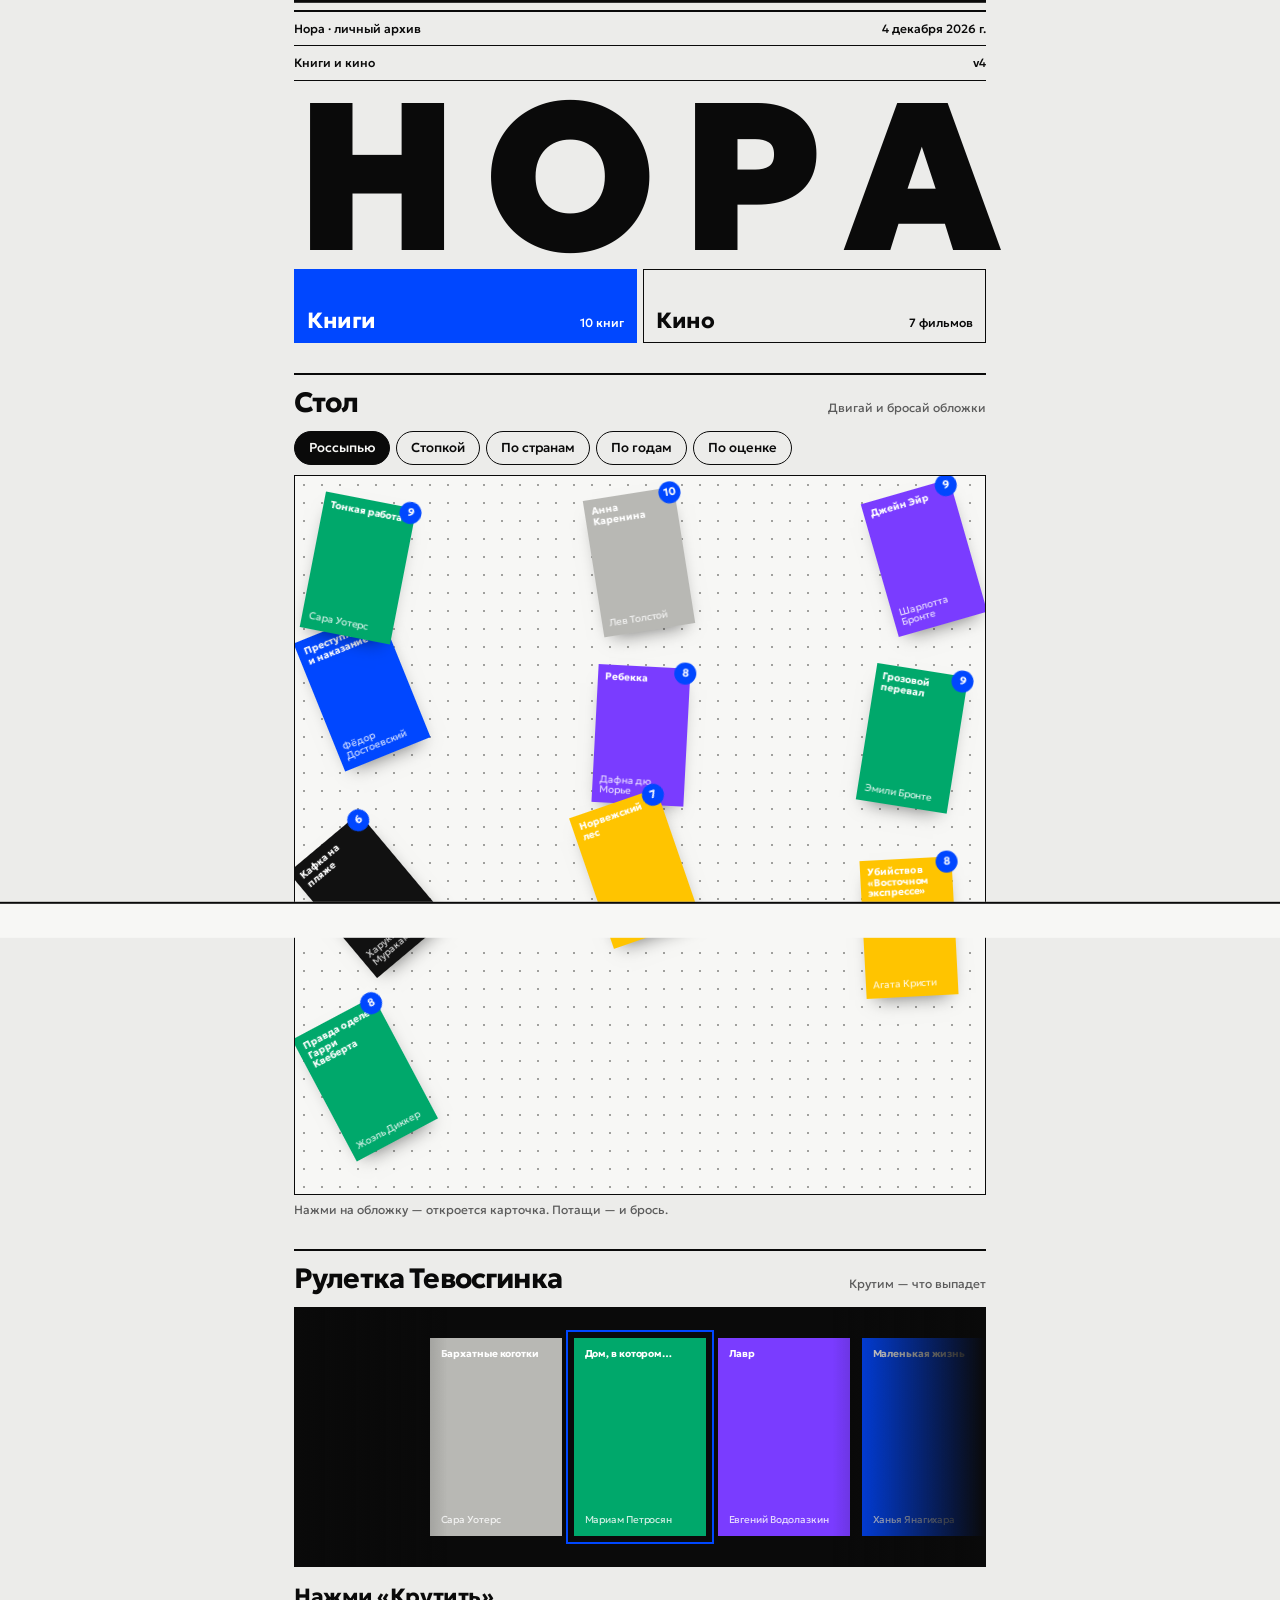
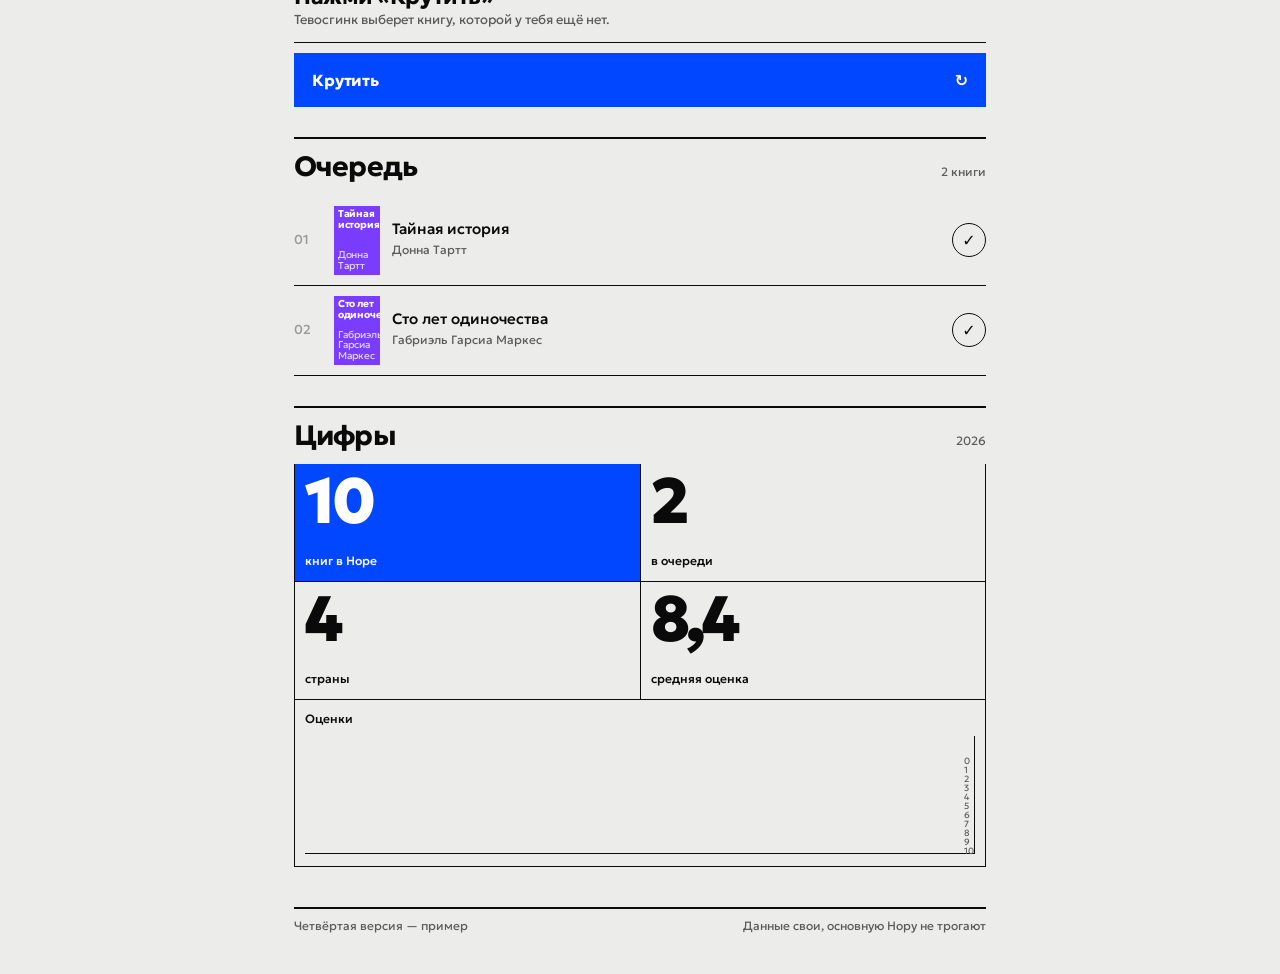
<file: v4/index.html>
<!doctype html>
<html lang="ru">
<head>
<meta charset="utf-8">
<meta name="viewport" content="width=device-width,initial-scale=1,viewport-fit=cover">
<title>Нора — четвёртая версия</title>
<script src="https://telegram.org/js/telegram-web-app.js"></script>
<!--
  ЧЕТВЁРТАЯ ВЕРСИЯ «НОРЫ» — светлый «стол», на котором обложки можно двигать, бросать и раскладывать.
  Живёт только в папке v4/. Не понравится — удалить папку v4 целиком.
-->
<link rel="preconnect" href="https://fonts.googleapis.com"><link rel="preconnect" href="https://fonts.gstatic.com" crossorigin>
<link href="https://fonts.googleapis.com/css2?family=Geologica:wght@300;400;500;700;900&display=swap" rel="stylesheet">
<style>
:root{--bg:#ECECEA;--paper:#F7F7F5;--ink:#0A0A0A;--ink2:#5B5B5B;--ink3:#9A9A97;--line:#0A0A0A;--acc:#0047FF;--acc-ink:#FFFFFF;--f:'Geologica',system-ui,sans-serif}
body.films{--acc:#FF4F00}
*{box-sizing:border-box}
html,body{margin:0;background:var(--bg);color:var(--ink);overflow-x:clip}
body{font-family:var(--f);font-size:15px;line-height:1.45;-webkit-font-smoothing:antialiased;-webkit-tap-highlight-color:transparent}
button{font:inherit;color:inherit;background:none;border:none;padding:0;cursor:pointer}
button:focus-visible{outline:2px solid var(--acc);outline-offset:2px}
.wrap{max-width:720px;margin:0 auto;padding:calc(10px + env(safe-area-inset-top,0px)) 14px calc(40px + env(safe-area-inset-bottom,0px))}

/* шапка-сетка */
.mast{display:grid;grid-template-columns:1fr 1fr;border-top:2px solid var(--line)}
.mast > *{padding:8px 0;border-bottom:1px solid var(--line);font-size:12px;font-weight:500}
.mast .r{text-align:right}
.word{font-weight:900;font-size:clamp(84px,30vw,210px);line-height:.78;letter-spacing:-.07em;margin:14px 0 6px;display:flex;justify-content:space-between}
.word span{display:inline-block;transition:transform .5s cubic-bezier(.3,1.6,.5,1),color .3s}
.word span:hover,.word span.jump{transform:translateY(-12px);color:var(--acc)}
.realm{display:grid;grid-template-columns:1fr 1fr;gap:6px;margin-top:10px}
.realm button{display:flex;justify-content:space-between;align-items:flex-end;height:74px;padding:10px 12px;border:1px solid var(--line);text-align:left;transition:background .35s,color .35s}
.realm button b{font-weight:700;font-size:22px;letter-spacing:-.02em;line-height:1}
.realm button span{font-size:12px;font-weight:500}
.realm button.on{background:var(--acc);color:var(--acc-ink);border-color:var(--acc)}

/* стол */
.sec-h{display:flex;justify-content:space-between;align-items:baseline;margin:30px 0 8px;border-top:2px solid var(--line);padding-top:8px}
.sec-h h2{margin:0;font-weight:700;font-size:28px;letter-spacing:-.03em}
.sec-h small{font-size:12px;color:var(--ink2)}
.modes{display:flex;gap:6px;overflow-x:auto;scrollbar-width:none;margin:0 -14px;padding:0 14px 10px}
.modes::-webkit-scrollbar{display:none}
.modes button{flex:none;height:34px;padding:0 14px;border:1px solid var(--line);border-radius:17px;font-size:13px;font-weight:500}
.modes button.on{background:var(--ink);color:var(--paper)}
.table{position:relative;height:min(118vw,720px);background:var(--paper);border:1px solid var(--line);overflow:hidden;touch-action:none;background-image:radial-gradient(var(--ink3) .7px,transparent .8px);background-size:18px 18px}
.it{position:absolute;left:0;top:0;width:var(--w);touch-action:none;user-select:none;-webkit-user-select:none;will-change:transform;cursor:grab}
.it.anim{transition:transform .9s cubic-bezier(.2,.9,.2,1)}
.it.drag{cursor:grabbing;z-index:50!important}
.it .cv{box-shadow:0 10px 18px -10px rgba(0,0,0,.55);transition:box-shadow .2s,transform .2s}
.it.drag .cv{box-shadow:0 26px 30px -14px rgba(0,0,0,.6);transform:scale(1.06)}
.it .rt{position:absolute;right:-6px;top:-6px;width:22px;height:22px;border-radius:50%;background:var(--acc);color:var(--acc-ink);font-size:11px;font-weight:700;display:grid;place-items:center}
.lbl{position:absolute;left:0;top:0;font-size:11px;font-weight:700;letter-spacing:-.01em;padding:2px 6px;background:var(--ink);color:var(--paper);white-space:nowrap;transition:opacity .4s;pointer-events:none}
.hint{font-size:12px;color:var(--ink2);margin-top:6px}

/* обложки */
.cv{position:relative;aspect-ratio:2/3;overflow:hidden;background:#ccc}
.cv .gen{position:absolute;inset:0;padding:8%;display:flex;flex-direction:column;justify-content:space-between;color:#fff;font-weight:700;font-size:10px;line-height:1.05;letter-spacing:-.01em}
.cv .gen i{font-style:normal;font-weight:400;opacity:.8}
.cv img{position:absolute;inset:0;width:100%;height:100%;object-fit:cover;opacity:0;transition:opacity .4s;pointer-events:none;-webkit-user-drag:none}
.cv img.ok{opacity:1}

/* рулетка */
.slot{position:relative;height:260px;border:1px solid var(--line);background:var(--ink);overflow:hidden}
.reel{position:absolute;top:30px;left:0;display:flex;gap:12px;will-change:transform}
.reel .cv{width:132px;flex:none}
.slot::before,.slot::after{content:"";position:absolute;top:0;bottom:0;width:22%;z-index:2;pointer-events:none}
.slot::before{left:0;background:linear-gradient(90deg,var(--ink),transparent)}.slot::after{right:0;background:linear-gradient(-90deg,var(--ink),transparent)}
.slot .win{position:absolute;left:50%;top:22px;width:148px;height:214px;margin-left:-74px;border:2px solid var(--acc);z-index:3;pointer-events:none}
.res{display:grid;grid-template-columns:1fr auto;gap:10px;align-items:end;border-bottom:1px solid var(--line);padding:12px 0;min-height:76px}
.res b{display:block;font-size:22px;font-weight:700;letter-spacing:-.02em;line-height:1.05}
.res span{font-size:13px;color:var(--ink2)}
.res p{margin:4px 0 0;font-size:13px}
.big-btn{height:54px;width:100%;margin-top:10px;background:var(--acc);color:var(--acc-ink);font-weight:700;font-size:16px;letter-spacing:-.01em;display:flex;align-items:center;justify-content:space-between;padding:0 18px}
.sm{height:40px;padding:0 14px;border:1px solid var(--line);font-weight:500;font-size:13px}
.sm.pri{background:var(--ink);color:var(--paper)}

/* очередь — нумерованный список: порядок важен */
.q{list-style:none;margin:0;padding:0;counter-reset:q}
.q li{display:grid;grid-template-columns:28px 46px 1fr auto;gap:12px;align-items:center;padding:10px 0;border-bottom:1px solid var(--line)}
.q li::before{counter-increment:q;content:counter(q,decimal-leading-zero);font-size:13px;font-weight:500;color:var(--ink3)}
.q b{display:block;font-weight:500;line-height:1.2}
.q span{font-size:12px;color:var(--ink2)}
.q .go{width:34px;height:34px;border:1px solid var(--line);border-radius:50%;font-size:16px}
.q .empty{grid-template-columns:1fr;color:var(--ink2)}
.q .empty::before{display:none}

/* цифры */
.nums{display:grid;grid-template-columns:1fr 1fr;border-left:1px solid var(--line)}
.nums div{border-right:1px solid var(--line);border-bottom:1px solid var(--line);padding:10px 10px 12px;min-height:118px;display:flex;flex-direction:column;justify-content:space-between}
.nums b{font-weight:900;font-size:64px;line-height:.85;letter-spacing:-.06em}
.nums .acc{background:var(--acc);color:var(--acc-ink)}
.nums span{font-size:12px;font-weight:500}
.bars{display:flex;align-items:flex-end;gap:4px;height:80px;margin-top:8px}
.bars i{flex:1;background:var(--ink);min-height:3px;position:relative}
.bars i::after{content:attr(data-l);position:absolute;bottom:-16px;left:0;right:0;text-align:center;font-size:9px;font-style:normal;color:var(--ink2)}

/* лист */
.sheet{position:fixed;left:0;right:0;bottom:0;z-index:60;background:var(--paper);border-top:2px solid var(--line);transform:translateY(105%);transition:transform .5s cubic-bezier(.2,.9,.2,1);max-height:88vh;overflow:auto;padding:16px 14px calc(18px + env(safe-area-inset-bottom,0px))}
.sheet.on{transform:none}
.scrim{position:fixed;inset:0;z-index:55;background:rgba(10,10,10,.35);opacity:0;pointer-events:none;transition:opacity .3s}
.scrim.on{opacity:1;pointer-events:auto}
.sh{display:grid;grid-template-columns:110px 1fr;gap:14px;max-width:720px;margin:0 auto}
.sh h3{margin:0;font-weight:700;font-size:26px;letter-spacing:-.03em;line-height:1}
.sh .meta{font-size:13px;color:var(--ink2);margin-top:6px}
.sh p{font-size:14px;margin:10px 0 0}
.rate{display:grid;grid-template-columns:repeat(11,1fr);border-left:1px solid var(--line);border-top:1px solid var(--line);margin-top:14px;max-width:720px;margin-left:auto;margin-right:auto}
.rate button{height:42px;border-right:1px solid var(--line);border-bottom:1px solid var(--line);font-weight:700;font-size:14px}
.rate button.on{background:var(--acc);color:var(--acc-ink)}
.acts{display:flex;gap:6px;margin:12px auto 0;max-width:720px}
.acts .sm{flex:1}
.toast{position:fixed;left:14px;right:14px;top:calc(10px + env(safe-area-inset-top,0px));z-index:70;background:var(--ink);color:var(--paper);padding:12px 14px;font-weight:500;font-size:14px;transform:translateY(-130%);transition:transform .4s cubic-bezier(.2,1.2,.4,1);max-width:692px;margin:0 auto}
.toast.on{transform:none}
foot{display:block}
.foot{margin-top:40px;border-top:2px solid var(--line);padding-top:8px;font-size:12px;color:var(--ink2);display:flex;justify-content:space-between}
@media (prefers-reduced-motion:reduce){*{transition:none!important;animation:none!important}}
</style>
</head>
<body>
<div class="wrap">
  <div class="mast"><span>Нора · личный архив</span><span class="r" id="today"></span><span id="mLeft">Книги и кино</span><span class="r">v4</span></div>
  <div class="word" id="word" aria-label="Нора"><span>Н</span><span>О</span><span>Р</span><span>А</span></div>
  <div class="realm" role="tablist" aria-label="Раздел">
    <button data-realm="books" class="on"><b>Книги</b><span id="cB"></span></button>
    <button data-realm="films"><b>Кино</b><span id="cF"></span></button>
  </div>

  <div class="sec-h"><h2 id="tableH">Стол</h2><small>Двигай и бросай обложки</small></div>
  <div class="modes" id="modes">
    <button data-mode="toss" class="on">Россыпью</button><button data-mode="grid">Стопкой</button><button data-mode="country">По странам</button><button data-mode="year">По годам</button><button data-mode="rate">По оценке</button>
  </div>
  <div class="table" id="table"></div>
  <div class="hint">Нажми на обложку — откроется карточка. Потащи — и брось.</div>

  <div class="sec-h"><h2 id="slotH">Рулетка Тевосгинка</h2><small id="slotS">Крутим — что выпадет</small></div>
  <div class="slot" id="slot"><div class="reel" id="reel"></div><div class="win"></div></div>
  <div class="res" id="res"><div><b>Нажми «Крутить»</b><span>Тевосгинк выберет что-то, чего у тебя ещё нет.</span></div></div>
  <button class="big-btn" id="spin"><span>Крутить</span><span>↻</span></button>

  <div class="sec-h"><h2 id="qH">Очередь</h2><small id="qS"></small></div>
  <ol class="q" id="q"></ol>

  <div class="sec-h"><h2>Цифры</h2><small id="yr"></small></div>
  <div class="nums" id="nums"></div>

  <div class="foot"><span>Четвёртая версия — пример</span><span>Данные свои, основную Нору не трогают</span></div>
</div>

<div class="scrim" id="scrim"></div>
<div class="sheet" id="sheet" role="dialog" aria-modal="true"></div>
<div class="toast" id="toast"></div>

<script>
const TG=window.Telegram&&Telegram.WebApp&&Telegram.WebApp.initData?Telegram.WebApp:null;
if(TG){try{TG.ready();TG.expand();TG.setHeaderColor&&TG.setHeaderColor("#ECECEA");TG.setBackgroundColor&&TG.setBackgroundColor("#ECECEA")}catch(e){}}
const $=s=>document.querySelector(s);
const esc=s=>String(s??"").replace(/[&<>"]/g,c=>({"&":"&amp;","<":"&lt;",">":"&gt;",'"':"&quot;"}[c]));
const haptic=t=>{try{TG&&TG.HapticFeedback.impactOccurred(t||"light")}catch(e){}};
const toast=t=>{const el=$("#toast");el.textContent=t;el.classList.add("on");clearTimeout(toast.t);toast.t=setTimeout(()=>el.classList.remove("on"),1800)};
const plural=(n,a,b,c)=>{const m=n%10,h=n%100;return m===1&&h!==11?a:m>=2&&m<=4&&(h<12||h>14)?b:c};
const hsh=s=>{let h=0;for(const ch of String(s))h=(h*31+ch.charCodeAt(0))>>>0;return h};
const norm=s=>String(s||"").toLowerCase().replace(/ё/g,"е").replace(/[^a-zа-я0-9]/g,"");
const RM=matchMedia("(prefers-reduced-motion: reduce)").matches;
const FL=id=>"https://fantlab.ru/images/editions/big/"+id, WP=p=>"https://upload.wikimedia.org/wikipedia/en/"+p;

const SAMPLE={
 books:{read:[
   {t:"Преступление и наказание",a:"Фёдор Достоевский",y:1866,c:"Россия",r:10,img:FL(66847)},{t:"Анна Каренина",a:"Лев Толстой",y:1877,c:"Россия",r:10,img:FL(266824)},
   {t:"Правда о деле Гарри Квеберта",a:"Жоэль Диккер",y:2012,c:"Швейцария",r:8,img:FL(210352)},{t:"Ребекка",a:"Дафна дю Морье",y:1938,c:"Англия",r:8,img:FL(40302)},
   {t:"Тонкая работа",a:"Сара Уотерс",y:2002,c:"Англия",r:9,img:FL(40076)},{t:"Убийство в «Восточном экспрессе»",a:"Агата Кристи",y:1933,c:"Англия",r:8,img:FL(390280)},
   {t:"Норвежский лес",a:"Харуки Мураками",y:1987,c:"Япония",r:7,img:FL(6684)},{t:"Грозовой перевал",a:"Эмили Бронте",y:1847,c:"Англия",r:9,img:FL(136191)},
   {t:"Джейн Эйр",a:"Шарлотта Бронте",y:1847,c:"Англия",r:9,img:FL(446413)},{t:"Кафка на пляже",a:"Харуки Мураками",y:2002,c:"Япония",r:6,img:FL(6643)}],
  want:[{t:"Тайная история",a:"Донна Тартт",y:1992,img:FL(136461)},{t:"Сто лет одиночества",a:"Габриэль Гарсиа Маркес",y:1967,img:FL(286489)}],
  pool:[{t:"Бархатные коготки",a:"Сара Уотерс",y:1998,img:FL(40077),w:"Ещё Уотерс — викторианский Лондон и смелая героиня."},
   {t:"Дом, в котором…",a:"Мариам Петросян",y:2009,img:FL(40654),w:"Чтобы пропасть в другом мире на месяц."},
   {t:"Лавр",a:"Евгений Водолазкин",y:2012,img:FL(189346),w:"Тихая большая книга о любви и вине."},
   {t:"Маленькая жизнь",a:"Ханья Янагихара",y:2015,img:FL(188925),w:"Тяжёлая и огромная — на долгую осень."},
   {t:"Исчезновение Стефани Мейлер",a:"Жоэль Диккер",y:2018,img:FL(263603),w:"Новая загадка от автора «Гарри Квеберта»."},
   {t:"Мастер и Маргарита",a:"Михаил Булгаков",y:1967,img:FL(31603),w:"Чтобы перечитывать каждые пять лет."},
   {t:"Ночь нежна",a:"Фрэнсис Скотт Фицджеральд",y:1934,img:FL(62109),w:"Красиво и грустно, как вечер на Ривьере."},
   {t:"Вторая жизнь Уве",a:"Фредрик Бакман",y:2012,img:FL(215039),w:"Смешно и тепло — на пару вечеров."}]},
 films:{read:[
   {t:"Идеальные дни",a:"Вим Вендерс",y:2023,c:"Япония",r:9,img:WP("c/c9/Perfect_Days_poster.jpg")},{t:"Анатомия падения",a:"Жюстин Трие",y:2023,c:"Франция",r:8,img:WP("8/88/Anatomy_of_a_Fall_%282023%29_film_poster.jpg")},
   {t:"Паразиты",a:"Пон Чжун Хо",y:2019,c:"Южная Корея",r:9,img:WP("5/53/Parasite_%282019_film%29.png")},{t:"Сталкер",a:"Андрей Тарковский",y:1979,c:"СССР",r:9,img:WP("d/d4/Stalker_poster.jpg")},
   {t:"Унесённые призраками",a:"Хаяо Миядзаки",y:2001,c:"Япония",r:10,img:WP("d/db/Spirited_Away_Japanese_poster.png")},{t:"Солярис",a:"Андрей Тарковский",y:1972,c:"СССР",r:8,img:WP("5/54/Solyaris_ussr_poster.jpg")},
   {t:"Ходячий замок",a:"Хаяо Миядзаки",y:2004,c:"Япония",r:9,img:WP("a/a0/Howls-moving-castleposter.jpg")}],
  want:[{t:"Солнце моё",a:"Шарлотта Уэллс",y:2022,img:WP("1/11/Aftersun.jpg")}],
  pool:[{t:"Прошлые жизни",a:"Селин Сон",y:2023,img:WP("d/da/Past_Lives_film_poster.png"),w:"Тихая история о том, что могло бы быть."},
   {t:"Портрет девушки в огне",a:"Селин Сьямма",y:2019,img:WP("c/cb/Portrait_of_a_Lady_on_Fire.jpg"),w:"Медленно, красиво, надолго в памяти."},
   {t:"Любовное настроение",a:"Вонг Карвай",y:2000,img:WP("4/45/In_the_Mood_for_Love_movie.jpg"),w:"Самый красивый фильм о несказанном."},
   {t:"Опавшие листья",a:"Аки Каурисмяки",y:2023,img:WP("d/d2/Kuolleet_lehdet_Poster.jpg"),w:"В России почти не показывали — смешная грустная сказка."},
   {t:"Сядь за руль моей машины",a:"Рюсукэ Хамагути",y:2021,img:WP("3/3d/Drive_My_Car_movie_poster.jpeg"),w:"Три часа, которые пролетают как один."},
   {t:"Воспоминания об убийстве",a:"Пон Чжун Хо",y:2003,img:WP("0/01/Salinui-chueok-south-korean-movie-poster-md.jpg"),w:"Ранний Пон Чжун Хо — мрачно и смешно."},
   {t:"Аритмия",a:"Борис Хлебников",y:2017,img:WP("2/29/Arrhythmia_%28film%29.jpg"),w:"Честное русское кино без пафоса."}]}
};
let D;try{D=JSON.parse(localStorage.getItem("nora4"))}catch(e){}
if(!D||!D.books)D=JSON.parse(JSON.stringify(SAMPLE));
const save=()=>{try{localStorage.setItem("nora4",JSON.stringify(D))}catch(e){}};
let realm="books";const R=()=>D[realm],isF=()=>realm==="films";
const T={books:{u:["книга","книги","книг"],slot:"Рулетка Тевосгинка",want:"Хочу прочитать",did:"Прочитала",q:"Очередь"},films:{u:["фильм","фильма","фильмов"],slot:"Рулетка Тевосоника",want:"Хочу посмотреть",did:"Посмотрела",q:"Касса"}};
const GR=["#0047FF","#FF4F00","#111111","#00A86B","#B8B8B4","#FFC400","#7A3CFF"];
function cover(x){const c=GR[hsh(x.t)%GR.length];return `<div class="cv"><div class="gen" style="background:${c}">${esc(x.t)}<i>${esc(x.a||"")}</i></div>${x.img?`<img src="${esc(x.img)}" alt="" draggable="false" referrerpolicy="no-referrer" onload="this.classList.add('ok')" onerror="this.remove()">`:""}</div>`}

// ---------- шапка ----------
$("#today").textContent=new Date().toLocaleDateString("ru-RU",{day:"numeric",month:"long",year:"numeric"});
document.querySelectorAll("#word span").forEach((s,i)=>{s.addEventListener("pointerdown",()=>{s.classList.add("jump");haptic();setTimeout(()=>s.classList.remove("jump"),450)})});

// ---------- стол с физикой ----------
let items=[],mode="toss",W=0,H=0,CW=0;
function cw(){return innerWidth<500?66:92}
function buildTable(){const tb=$("#table");W=tb.clientWidth;H=tb.clientHeight;CW=cw();
  tb.innerHTML="";items=R().read.map((x,i)=>{const el=document.createElement("div");el.className="it";el.style.setProperty("--w",CW+"px");el.innerHTML=cover(x)+(x.r!=null?`<span class="rt">${x.r}</span>`:"");tb.appendChild(el);
    const it={el,x:0,y:0,r:0,vx:0,vy:0,vr:0,i,z:i};bind(it);return it});
  arrange(mode,false)}
function put(it){it.el.style.transform=`translate(${it.x}px,${it.y}px) rotate(${it.r}deg)`;it.el.style.zIndex=it.z}
let zTop=100,labels=[];
function clearLabels(){labels.forEach(l=>l.remove());labels=[]}
function label(text,x,y){const l=document.createElement("div");l.className="lbl";l.textContent=text;l.style.transform=`translate(${x}px,${y}px)`;$("#table").appendChild(l);labels.push(l)}
function arrange(m,anim=true){mode=m;clearLabels();const ch=CW*1.5,list=items.slice(),pad=12;
  const go=(it,x,y,r)=>{it.x=x;it.y=y;it.r=r;it.vx=it.vy=it.vr=0;if(anim&&!RM){it.el.classList.add("anim");setTimeout(()=>it.el.classList.remove("anim"),950)}put(it)};
  if(m==="toss"){const n=list.length,cols=Math.max(2,Math.round(Math.sqrt(n*W/H))),rows=Math.ceil(n/cols),cw=(W-CW-pad*2)/Math.max(1,cols-1),rh=(H-ch-pad*2)/Math.max(1,rows-1);
    const cells=list.map((_,k)=>k).sort((a,b)=>hsh(R().read[list[a].i].t)%97-hsh(R().read[list[b].i].t)%97);
    list.forEach((it,k)=>{const c=cells[k],s=hsh(R().read[it.i].t+"t");go(it,pad+(c%cols)*cw+((s%40)-20),pad+Math.floor(c/cols)*rh+(((s>>8)%40)-20),((s>>16)%36)-18)})}
  else if(m==="grid"){const cols=Math.max(3,Math.floor((W-pad)/(CW+10)));list.forEach((it,k)=>go(it,pad+(k%cols)*(CW+10),pad+Math.floor(k/cols)*(ch+14),0))}
  else{const key=m==="country"?x=>x.c||"—":m==="year"?x=>(Math.floor((x.y||0)/50)*50)+"-е":x=>x.r==null?"без оценки":x.r+" из 10";
    const groups={};list.forEach(it=>{const k=key(R().read[it.i]);(groups[k]=groups[k]||[]).push(it)});
    let keys=Object.keys(groups);if(m==="rate")keys.sort((a,b)=>parseInt(b)-parseInt(a));else if(m==="year")keys.sort((a,b)=>parseInt(a)-parseInt(b));else keys.sort((a,b)=>groups[b].length-groups[a].length);
    let y=pad+18,x=pad;const rowH=ch+36;
    keys.forEach(k=>{const g=groups[k],gw=CW+(g.length-1)*(CW*.42);if(x+gw>W-pad){x=pad;y+=rowH}label(k,x,y-18);g.forEach((it,j)=>go(it,x+j*CW*.42,y+(j%2)*4,(j-(g.length-1)/2)*4));x+=gw+22});}
  items.forEach((it,k)=>{it.z=k+1;put(it)});document.querySelectorAll("#modes button").forEach(b=>b.classList.toggle("on",b.dataset.mode===m))}
function bind(it){let sx,sy,ox,oy,lx,ly,lt,moved=false,id=null;
  it.el.addEventListener("pointerdown",e=>{id=e.pointerId;it.el.setPointerCapture(id);sx=lx=e.clientX;sy=ly=e.clientY;lt=performance.now();ox=it.x;oy=it.y;moved=false;it.vx=it.vy=0;it.z=++zTop;it.el.classList.add("drag");it.el.classList.remove("anim");put(it)});
  it.el.addEventListener("pointermove",e=>{if(e.pointerId!==id)return;const dx=e.clientX-sx,dy=e.clientY-sy;if(Math.abs(dx)+Math.abs(dy)>5)moved=true;
    const now=performance.now(),dt=Math.max(1,now-lt);it.vx=(e.clientX-lx)/dt*16;it.vy=(e.clientY-ly)/dt*16;lx=e.clientX;ly=e.clientY;lt=now;
    it.x=ox+dx;it.y=oy+dy;it.r=Math.max(-25,Math.min(25,it.vx*1.2));put(it)});
  const up=e=>{if(e.pointerId!==id)return;id=null;it.el.classList.remove("drag");if(!moved){openItem(it.i);return}
    if(mode!=="toss"){mode="toss";clearLabels();document.querySelectorAll("#modes button").forEach(b=>b.classList.toggle("on",b.dataset.mode==="toss"))}
    it.vr=it.vx*.6;fling.add(it);if(!running)run();haptic()};
  it.el.addEventListener("pointerup",up);it.el.addEventListener("pointercancel",up)}
const fling=new Set();let running=false;
function run(){running=true;const ch=CW*1.5;
  fling.forEach(it=>{it.x+=it.vx;it.y+=it.vy;it.r+=it.vr;it.vx*=.93;it.vy*=.93;it.vr*=.9;
    if(it.x<0){it.x=0;it.vx=-it.vx*.6;haptic("rigid")}if(it.x>W-CW){it.x=W-CW;it.vx=-it.vx*.6;haptic("rigid")}
    if(it.y<0){it.y=0;it.vy=-it.vy*.6}if(it.y>H-ch){it.y=H-ch;it.vy=-it.vy*.6}
    it.r=Math.max(-35,Math.min(35,it.r));put(it);if(Math.abs(it.vx)+Math.abs(it.vy)<.15)fling.delete(it)});
  if(fling.size)requestAnimationFrame(run);else running=false}
$("#modes").addEventListener("click",e=>{const b=e.target.closest("[data-mode]");if(b){arrange(b.dataset.mode);haptic()}});
addEventListener("resize",()=>{clearTimeout(buildTable.t);buildTable.t=setTimeout(buildTable,200)});

// ---------- рулетка ----------
function poolLeft(){const have=new Set([...R().read,...R().want].map(x=>norm(x.t)));return R().pool.filter(x=>!have.has(norm(x.t)))}
let spinning=false,landed=null;
function drawReel(list){$("#reel").innerHTML=list.map(cover).join("")}
function centerOf(idx){const step=132+12;return $("#slot").clientWidth/2-66-idx*step}
function spin(){const p=poolLeft();if(!p.length){$("#res").innerHTML=`<div><b>Всё выпало</b><span>Ты забрала всё из запаса.</span></div>`;return}
  if(spinning)return;spinning=true;haptic("medium");
  const target=p[Math.floor(Math.random()*p.length)],strip=[];for(let k=0;k<26;k++)strip.push(p[(k+hsh(target.t))%p.length]);strip.push(target,p[0],p[1%p.length]);
  drawReel(strip);const reel=$("#reel");reel.style.transition="none";reel.style.transform=`translateX(${centerOf(0)}px)`;void reel.offsetWidth;
  const idx=strip.length-3;reel.style.transition=RM?"none":"transform 3.2s cubic-bezier(.12,.75,.1,1)";reel.style.transform=`translateX(${centerOf(idx)}px)`;
  let ticks=0;const tk=setInterval(()=>{if(++ticks<14)haptic("light");else clearInterval(tk)},200);
  setTimeout(()=>{spinning=false;landed=target;haptic("heavy");
    $("#res").innerHTML=`<div><b>${esc(target.t)}</b><span>${esc(target.a)}, ${target.y}</span><p>${esc(target.w)}</p></div><button class="sm pri" id="take">${T[realm].want}</button>`;
    $("#take").onclick=()=>{R().want.push({t:target.t,a:target.a,y:target.y,img:target.img});save();drawQ();drawNums();toast(`«${target.t}» — в очереди`);$("#take").textContent="✓";$("#take").disabled=true}},RM?50:3250)}
$("#spin").onclick=spin;

// ---------- очередь ----------
function drawQ(){const w=R().want;$("#qH").textContent=T[realm].q;$("#qS").textContent=w.length?`${w.length} ${plural(w.length,...T[realm].u)}`:"";
  $("#q").innerHTML=w.length?w.map((x,i)=>`<li>${cover(x)}<div><b>${esc(x.t)}</b><span>${esc(x.a||"")}</span></div><button class="go" data-done="${i}" aria-label="${T[realm].did}">✓</button></li>`).join(""):`<li class="empty">Пусто — покрути рулетку.</li>`}
$("#q").addEventListener("click",e=>{const b=e.target.closest("[data-done]");if(!b)return;const x=R().want.splice(+b.dataset.done,1)[0];R().read.unshift({...x,c:x.c||"—",r:null});save();drawQ();drawNums();buildTable();haptic("medium");toast(`«${x.t}» — на столе. Поставь оценку`);setTimeout(()=>openItem(0),500)});

// ---------- цифры ----------
function drawNums(){const r=R().read,u=T[realm].u,cs=new Set(r.map(x=>x.c)).size,avg=(r.reduce((s,x)=>s+(x.r||0),0)/Math.max(1,r.filter(x=>x.r!=null).length)).toFixed(1).replace(".",",");
  const dist=Array.from({length:11},(_,n)=>r.filter(x=>x.r===n).length),mx=Math.max(1,...dist);
  $("#nums").innerHTML=`<div class="acc"><b>${r.length}</b><span>${plural(r.length,...u)} в Норе</span></div><div><b>${R().want.length}</b><span>в очереди</span></div>
   <div><b>${cs}</b><span>${plural(cs,"страна","страны","стран")}</span></div><div><b>${avg}</b><span>средняя оценка</span></div>
   <div style="grid-column:span 2;min-height:150px"><span>Оценки</span><div class="bars">${dist.map((n,i)=>`<i style="height:${n/mx*100}%" data-l="${i}"></i>`).join("")}</div></div>`;
  $("#yr").textContent=new Date().getFullYear();$("#cB").textContent=D.books.read.length+" "+plural(D.books.read.length,"книга","книги","книг");$("#cF").textContent=D.films.read.length+" "+plural(D.films.read.length,"фильм","фильма","фильмов")}

// ---------- карточка ----------
function openItem(i){const x=R().read[i];if(!x)return;haptic();
  $("#sheet").innerHTML=`<div class="sh">${cover(x)}<div><h3>${esc(x.t)}</h3><div class="meta">${esc(x.a||"")}${x.y?", "+x.y:""}${x.c&&x.c!=="—"?" · "+esc(x.c):""}</div></div></div>
   <div class="rate">${Array.from({length:11},(_,n)=>`<button data-r="${n}" class="${x.r===n?"on":""}">${n}</button>`).join("")}</div>
   <div class="acts"><button class="sm" data-close>Закрыть</button><button class="sm" data-del="${i}">Убрать со стола</button></div>`;
  $("#sheet").classList.add("on");$("#scrim").classList.add("on");$("#sheet")._i=i;TG&&TG.BackButton&&TG.BackButton.show()}
function closeSheet(){$("#sheet").classList.remove("on");$("#scrim").classList.remove("on");TG&&TG.BackButton&&TG.BackButton.hide()}
TG&&TG.BackButton&&TG.BackButton.onClick(closeSheet);
$("#scrim").onclick=closeSheet;
$("#sheet").addEventListener("click",e=>{const i=$("#sheet")._i;const r=e.target.closest("[data-r]");
  if(r){R().read[i].r=+r.dataset.r;save();document.querySelectorAll("#sheet [data-r]").forEach(b=>b.classList.toggle("on",b===r));const it=items.find(t=>t.i===i);if(it){const s=it.el.querySelector(".rt");if(s)s.textContent=r.dataset.r;else it.el.insertAdjacentHTML("beforeend",`<span class="rt">${r.dataset.r}</span>`)}drawNums();haptic();return}
  if(e.target.closest("[data-close]")){closeSheet();return}
  if(e.target.closest("[data-del]")){R().read.splice(i,1);save();closeSheet();buildTable();drawNums();toast("Убрано")}});

// ---------- переключение ----------
document.querySelector(".realm").addEventListener("click",e=>{const b=e.target.closest("[data-realm]");if(!b||b.dataset.realm===realm)return;realm=b.dataset.realm;document.body.classList.toggle("films",isF());
  document.querySelectorAll("[data-realm]").forEach(x=>x.classList.toggle("on",x===b));haptic("medium");render()});
function render(){$("#slotH").textContent=T[realm].slot;$("#res").innerHTML=`<div><b>Нажми «Крутить»</b><span>${isF()?"Тевосоник выберет фильм, которого ты ещё не видела.":"Тевосгинк выберет книгу, которой у тебя ещё нет."}</span></div>`;
  drawReel(poolLeft().concat(poolLeft()).slice(0,8));$("#reel").style.transition="none";$("#reel").style.transform=`translateX(${centerOf(1)}px)`;
  buildTable();drawQ();drawNums()}
render();
</script>
</body>
</html>
</file>
